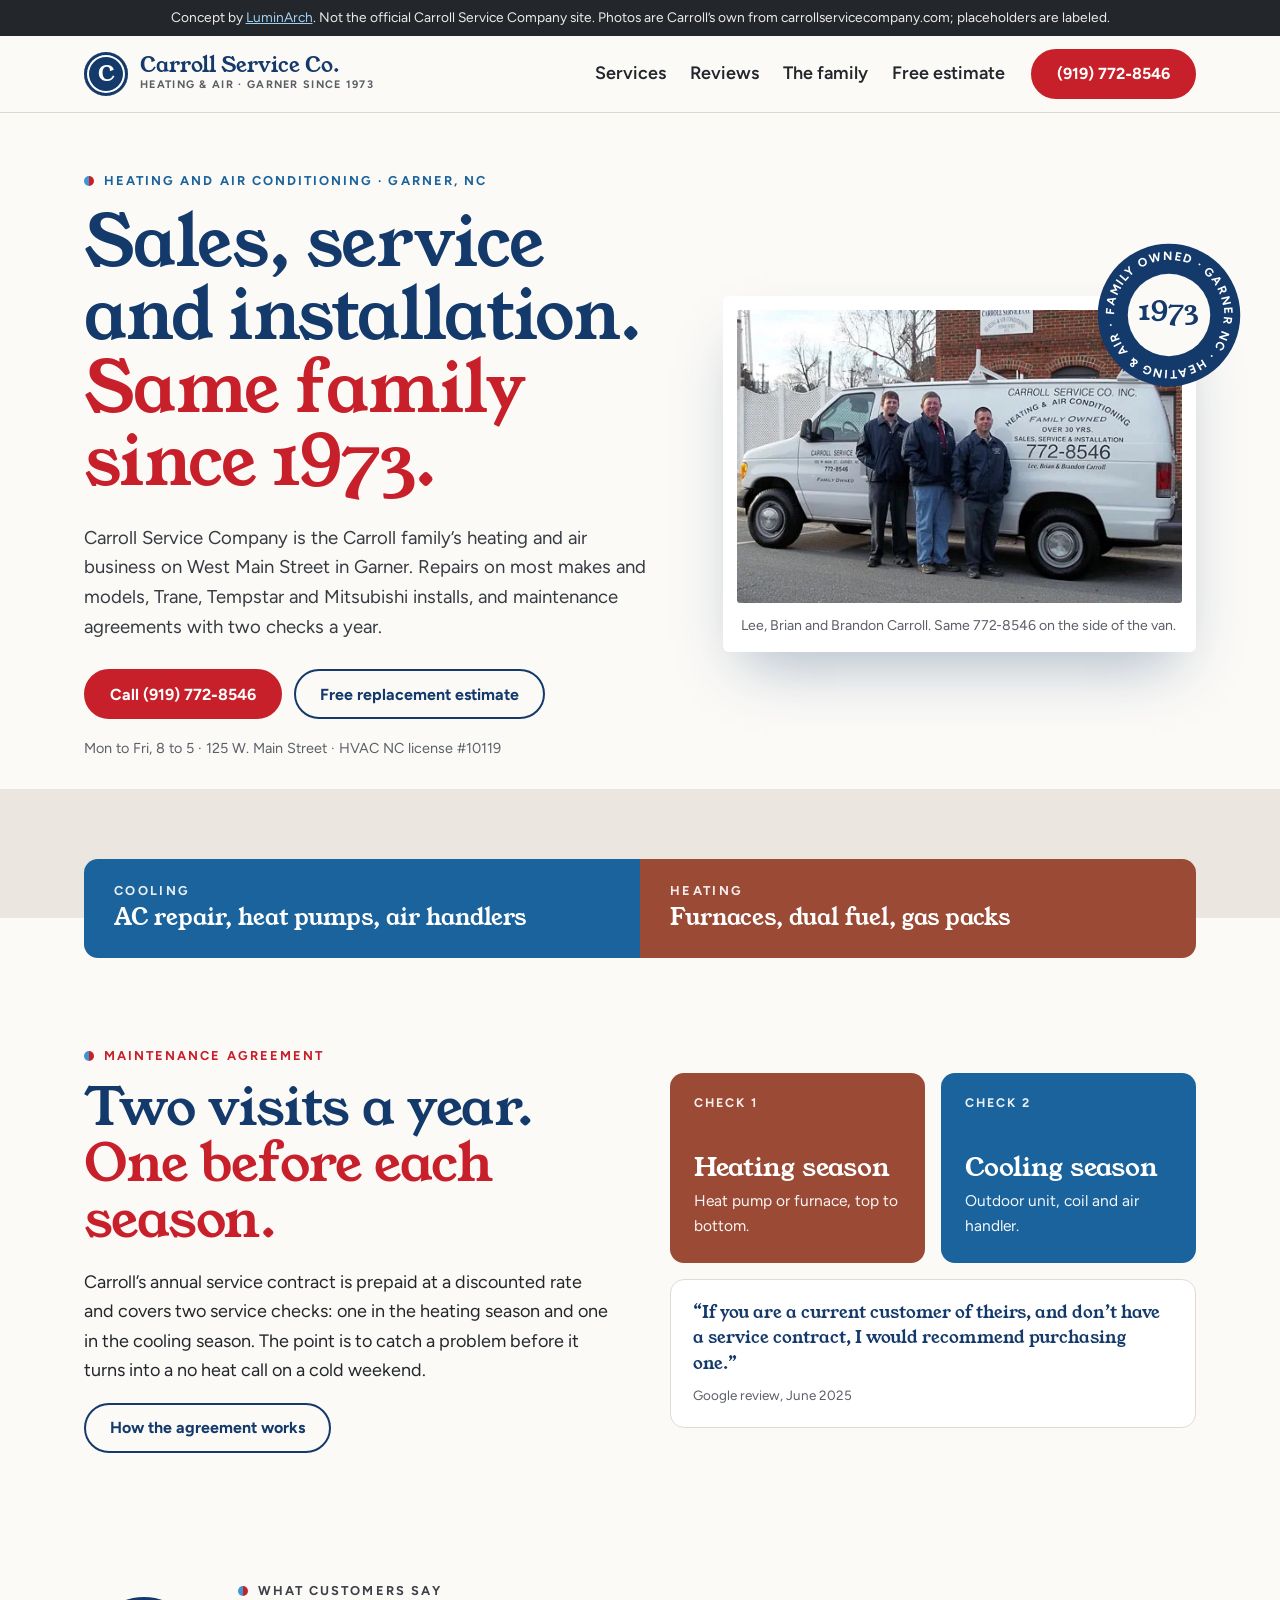
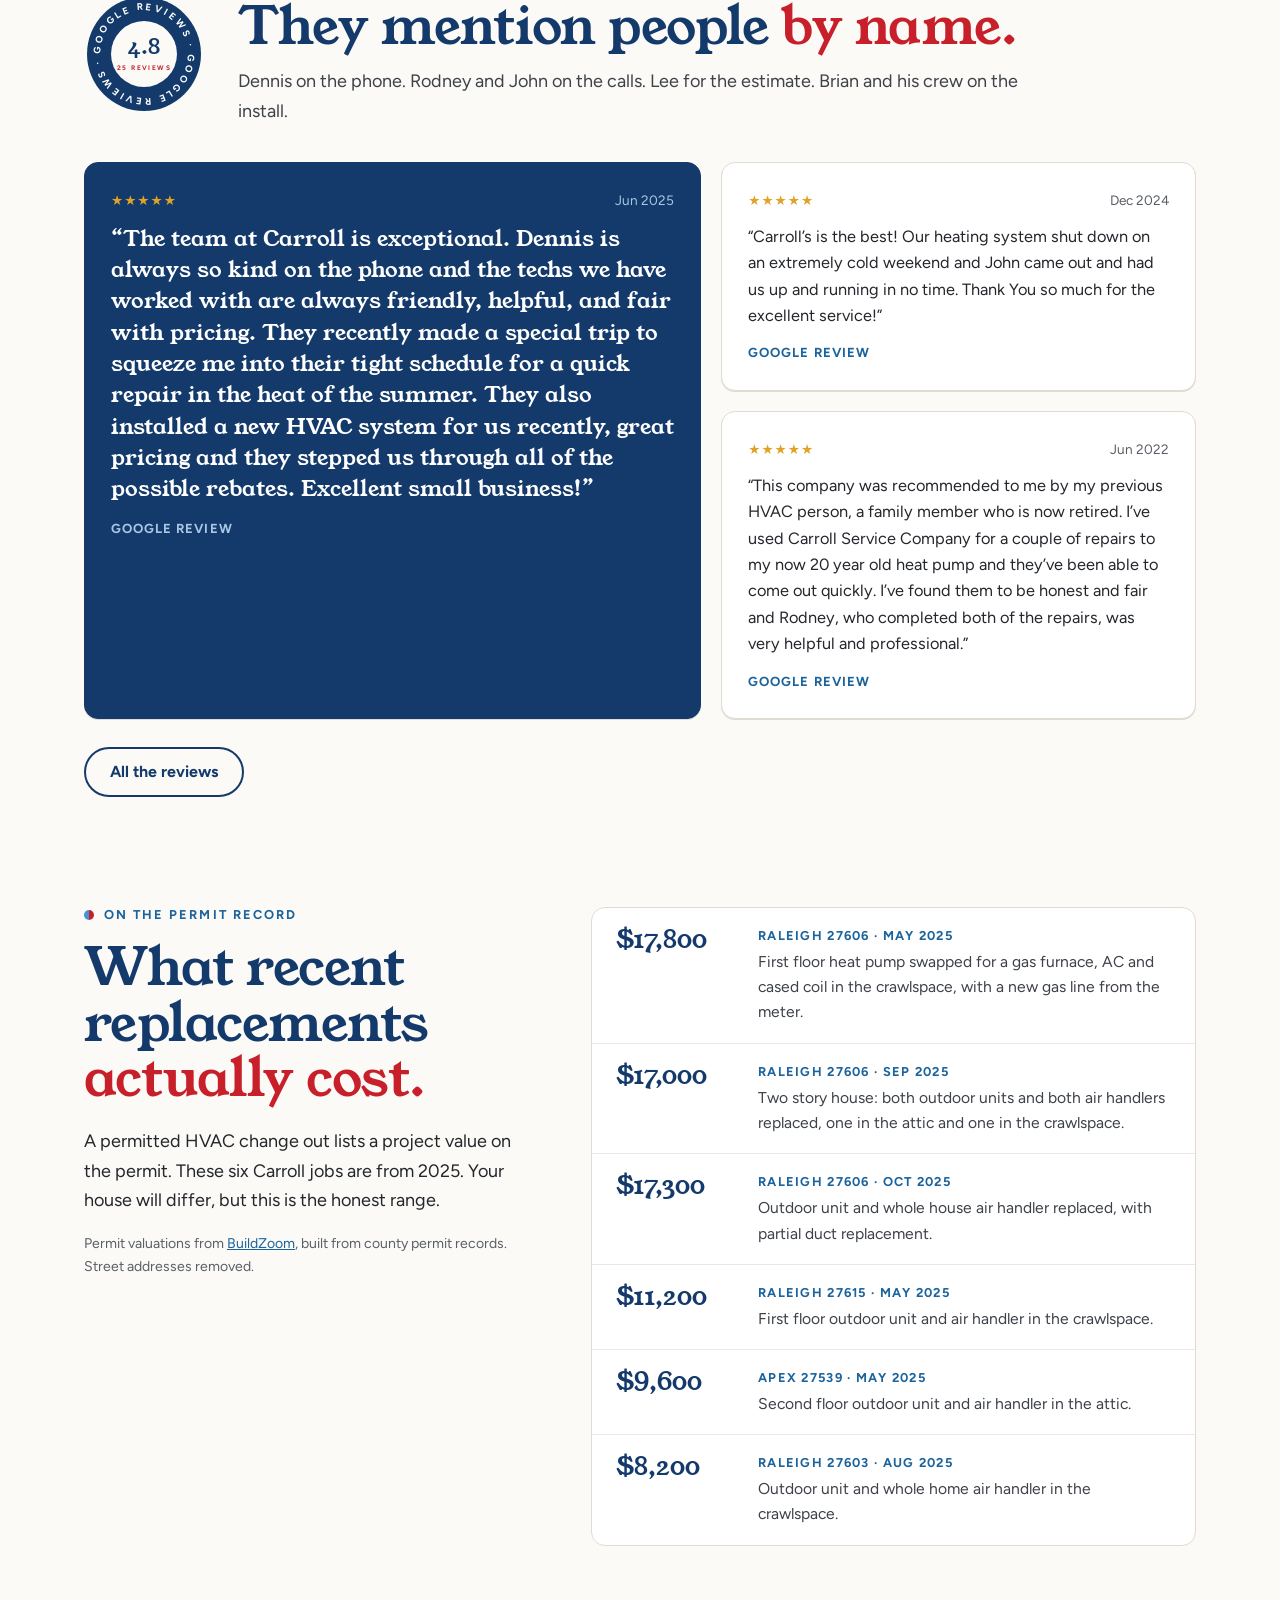
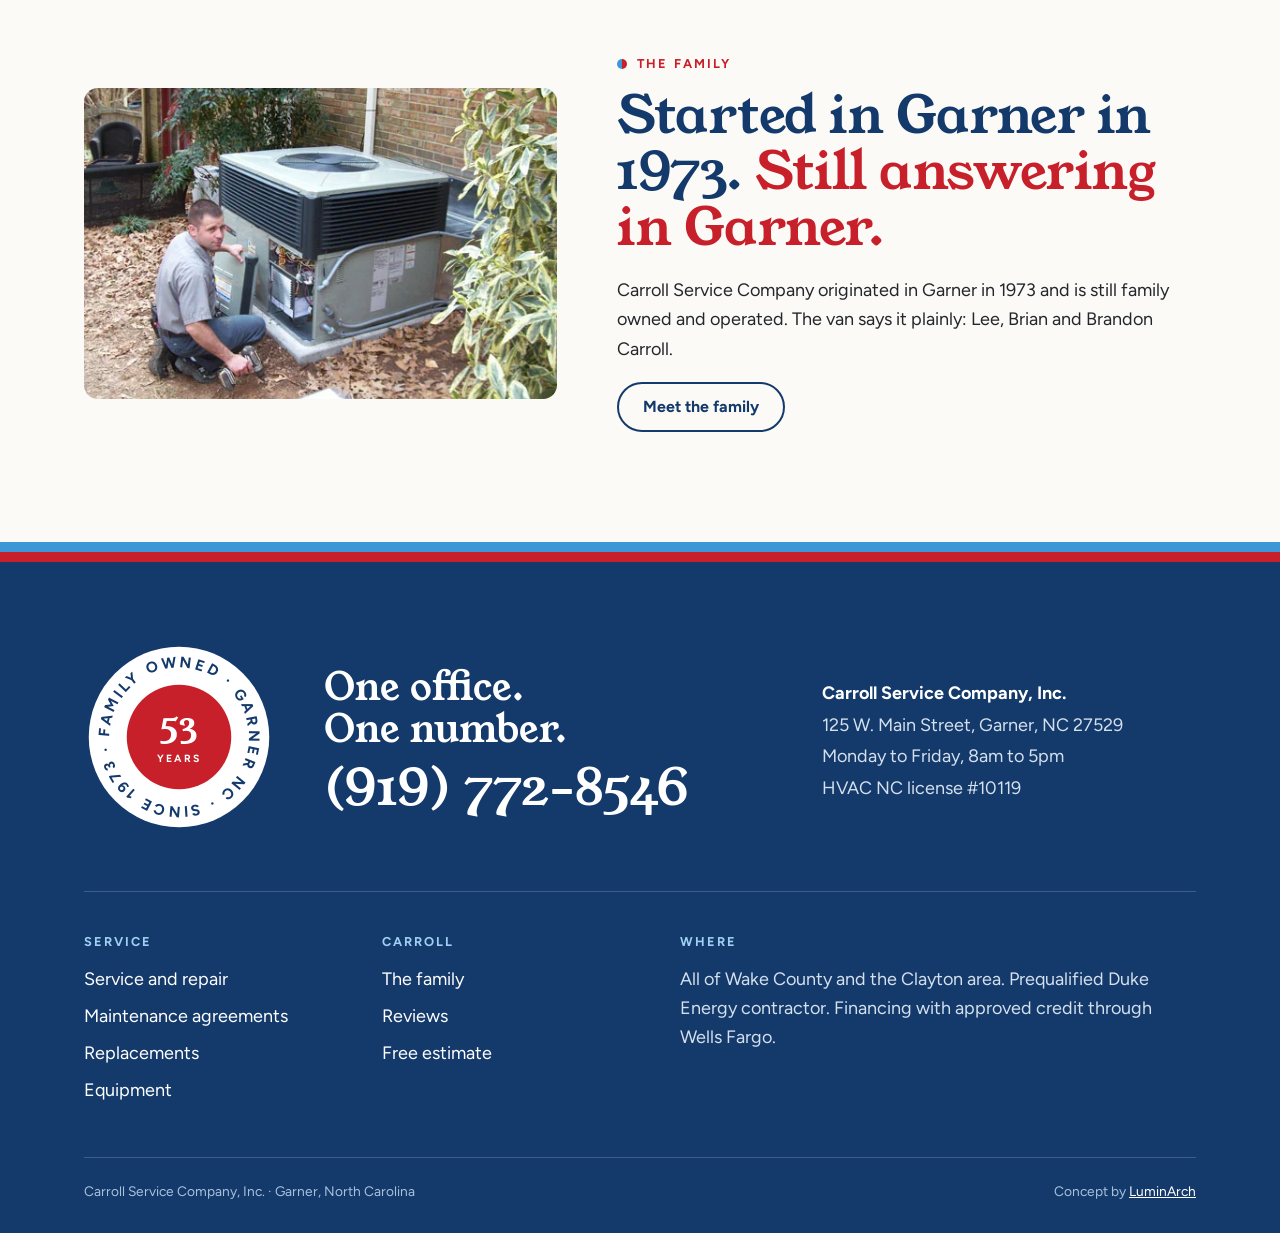
<file: index.html>
<!doctype html><html lang="en" class="no-js"><head><meta charset="utf-8"><meta name="viewport" content="width=device-width,initial-scale=1">
<title>Heating and Air in Garner NC Since 1973 | Carroll Service Co.</title><meta name="description" content="Carroll Service Company is a family owned heating and air company in Garner NC since 1973. Repairs, Trane installs and maintenance plans. Call (919) 772-8546."><link rel="canonical" href="https://carroll-service-company-demo.vercel.app/">
<meta property="og:type" content="website"><meta property="og:site_name" content="Carroll Service Company (concept)"><meta property="og:title" content="Heating and Air in Garner NC Since 1973 | Carroll Service Co."><meta property="og:description" content="Carroll Service Company is a family owned heating and air company in Garner NC since 1973. Repairs, Trane installs and maintenance plans. Call (919) 772-8546."><meta property="og:url" content="https://carroll-service-company-demo.vercel.app/"><meta property="og:image" content="https://carroll-service-company-demo.vercel.app/og.png">
<meta name="twitter:card" content="summary_large_image"><meta name="twitter:title" content="Heating and Air in Garner NC Since 1973 | Carroll Service Co."><meta name="twitter:description" content="Carroll Service Company is a family owned heating and air company in Garner NC since 1973. Repairs, Trane installs and maintenance plans. Call (919) 772-8546."><meta name="twitter:image" content="https://carroll-service-company-demo.vercel.app/og.png">
<meta name="robots" content="noindex, nofollow"><!-- concept demo, not for indexing -->
<meta name="theme-color" content="#143a6b">
<link rel="preconnect" href="https://fonts.googleapis.com"><link rel="preconnect" href="https://fonts.gstatic.com" crossorigin>
<link rel="preload" as="style" href="https://fonts.googleapis.com/css2?family=Figtree:ital,wght@0,400;0,600;0,700;0,800;1,400&family=Young+Serif&display=swap"><link rel="stylesheet" href="https://fonts.googleapis.com/css2?family=Figtree:ital,wght@0,400;0,600;0,700;0,800;1,400&family=Young+Serif&display=swap" media="print" onload="this.media='all'"><noscript><link rel="stylesheet" href="https://fonts.googleapis.com/css2?family=Figtree:ital,wght@0,400;0,600;0,700;0,800;1,400&family=Young+Serif&display=swap"></noscript>
<link rel="stylesheet" href="css/design-system.css"><link rel="stylesheet" href="css/components.css"><link rel="stylesheet" href="css/pages.css">
<link rel="icon" href="data:image/svg+xml,%3Csvg xmlns='http://www.w3.org/2000/svg' viewBox='0 0 32 32'%3E%3Ccircle cx='16' cy='16' r='15' fill='%23143a6b'/%3E%3Ctext x='16' y='22' font-family='Georgia' font-size='17' fill='%23fff' text-anchor='middle'%3EC%3C/text%3E%3C/svg%3E">
<script>document.documentElement.classList.replace('no-js','js-ready')</script><script type="application/ld+json">[{"@context": "https://schema.org", "@type": "HVACBusiness", "name": "Carroll Service Company, Inc.", "url": "https://carrollservicecompany.com", "telephone": "+1-919-772-8546", "foundingDate": "1973", "founder": {"@type": "Person", "name": "Lee Carroll"}, "address": {"@type": "PostalAddress", "streetAddress": "125 W. Main Street", "addressLocality": "Garner", "addressRegion": "NC", "postalCode": "27529", "addressCountry": "US"}, "geo": {"@type": "GeoCoordinates", "latitude": 35.707082, "longitude": -78.606249}, "openingHours": "Mo-Fr 08:00-17:00", "areaServed": ["Wake County, NC", "Clayton, NC"], "aggregateRating": {"@type": "AggregateRating", "ratingValue": "4.8", "reviewCount": "25"}, "image": "https://carroll-service-company-demo.vercel.app/img/carroll-family-van.webp"}, {"@context": "https://schema.org", "@type": "BreadcrumbList", "itemListElement": [{"@type": "ListItem", "position": 1, "name": "Home", "item": "https://carroll-service-company-demo.vercel.app/"}]}]</script></head><body>
<a class="skip" href="#main">Skip to content</a>
<div class="demo-bar">Concept by <a href="https://luminarch.pro">LuminArch</a>. Not the official Carroll Service Company site. Photos are Carroll&rsquo;s own from carrollservicecompany.com; placeholders are labeled.</div>
<header class="top"><div class="wrap nav"><a class="mark" href="index.html"><span class="mk-c" aria-hidden="true">C</span><span><b>Carroll Service Co.</b><small>Heating &amp; Air &middot; Garner since 1973</small></span></a>
<button class="menu-btn" aria-expanded="false" aria-controls="menu">Menu</button><ul id="menu"><li><a href="services.html">Services</a></li><li><a href="reviews.html">Reviews</a></li><li><a href="company.html">The family</a></li><li><a href="contact.html">Free estimate</a></li></ul><a class="btn btn--red btn--call" href="tel:+19197728546"><span class="cl-full">(919) 772&#8209;8546</span><span class="cl-short">Call</span></a></div></header><main id="main">
<section class="mast"><div class="wrap mast-grid">
 <div class="mast-copy rv"><p class="kicker kicker--sky"><span class="k-dot" aria-hidden="true"></span>Heating and air conditioning &middot; Garner, NC</p>
  <h1>Sales, service and installation. <em>Same family since 1973.</em></h1>
  <p class="lede">Carroll Service Company is the Carroll family&rsquo;s heating and air business on West Main Street in Garner. Repairs on most makes and models, Trane, Tempstar and Mitsubishi installs, and maintenance agreements with two checks a year.</p>
  <div class="cta"><a class="btn btn--red" href="tel:+19197728546">Call (919) 772&#8209;8546</a><a class="btn btn--line" href="contact.html">Free replacement estimate</a></div>
  <p class="mast-meta">Mon to Fri, 8 to 5 &middot; 125 W. Main Street &middot; HVAC NC license #10119</p></div>
 <figure class="mast-photo rv"><img src="img/carroll-family-van.webp" alt="Lee, Brian and Brandon Carroll standing beside a Carroll Service Company van" width="505" height="332" fetchpriority="high"><figcaption>Lee, Brian and Brandon Carroll. Same 772&#8209;8546 on the side of the van.</figcaption><span class="seal seal--hero" aria-hidden="true"><svg viewBox="0 0 120 120"><defs><path id="arc2" d="M60,60 m-44,0 a44,44 0 1,1 88,0 a44,44 0 1,1 -88,0"/></defs><circle cx="60" cy="60" r="57" class="s-ring"/><circle cx="60" cy="60" r="33" class="s-core"/><text class="s-arc"><textPath href="#arc2" startOffset="0" textLength="272" lengthAdjust="spacing">FAMILY OWNED &#183; GARNER NC &#183; HEATING &amp; AIR &#183; </textPath></text><text x="60" y="64" class="s-c" text-anchor="middle">1973</text></svg></span></figure>
</div>
<div class="temp"><div class="wrap temp-grid"><a class="t t--cool" href="services.html#repair"><span>Cooling</span><b>AC repair, heat pumps, air handlers</b></a><a class="t t--warm" href="services.html#repair"><span>Heating</span><b>Furnaces, dual fuel, gas packs</b></a></div></div></section>

<section class="agree" aria-labelledby="ag-h"><div class="wrap agree-grid">
 <div class="rv"><p class="kicker kicker--red"><span class="k-dot" aria-hidden="true"></span>Maintenance agreement</p><h2 id="ag-h">Two visits a year. <em>One before each season.</em></h2>
 <p>Carroll&rsquo;s annual service contract is prepaid at a discounted rate and covers two service checks: one in the heating season and one in the cooling season. The point is to catch a problem before it turns into a no heat call on a cold weekend.</p>
 <a class="btn btn--line" href="services.html#agreement">How the agreement works</a></div>
 <div class="seasons rv"><div class="sz sz--fall"><span class="sz-l">Check 1</span><b>Heating season</b><p>Heat pump or furnace, top to bottom.</p></div><div class="sz sz--spring"><span class="sz-l">Check 2</span><b>Cooling season</b><p>Outdoor unit, coil and air handler.</p></div>
 <blockquote class="sz-q"><p>&ldquo;If you are a current customer of theirs, and don&rsquo;t have a service contract, I would recommend purchasing one.&rdquo;</p><footer>Google review, June 2025</footer></blockquote></div>
</div></section>

<section class="voices" aria-labelledby="vo-h"><div class="wrap">
 <div class="voices-head rv"><span class="seal seal--sm" aria-hidden="true"><svg viewBox="0 0 120 120"><defs><path id="arc3" d="M60,60 m-44,0 a44,44 0 1,1 88,0 a44,44 0 1,1 -88,0"/></defs><circle cx="60" cy="60" r="57" class="s-ring"/><circle cx="60" cy="60" r="33" class="s-core"/><text class="s-arc"><textPath href="#arc3" startOffset="0" textLength="272" lengthAdjust="spacing">GOOGLE REVIEWS &#183; GOOGLE REVIEWS &#183; </textPath></text><text x="60" y="60" class="s-c" text-anchor="middle">4.8</text><text x="60" y="76" class="s-sub" text-anchor="middle">25 REVIEWS</text></svg></span><div><p class="kicker "><span class="k-dot" aria-hidden="true"></span>What customers say</p><h2 id="vo-h">They mention people <em>by name.</em></h2><p>Dennis on the phone. Rodney and John on the calls. Lee for the estimate. Brian and his crew on the install.</p></div></div>
 <div class="voices-grid"><blockquote class="rcard rv rcard--lead"><div class="rc-top"><span class="stars" aria-hidden="true">&#9733;&#9733;&#9733;&#9733;&#9733;</span><time datetime="2025-06-25">Jun 2025</time></div><p>&ldquo;The team at Carroll is exceptional. Dennis is always so kind on the phone and the techs we have worked with are always friendly, helpful, and fair with pricing. They recently made a special trip to squeeze me into their tight schedule for a quick repair in the heat of the summer. They also installed a new HVAC system for us recently, great pricing and they stepped us through all of the possible rebates. Excellent small business!&rdquo;</p><footer>Google review</footer></blockquote><blockquote class="rcard rv "><div class="rc-top"><span class="stars" aria-hidden="true">&#9733;&#9733;&#9733;&#9733;&#9733;</span><time datetime="2024-12-02">Dec 2024</time></div><p>&ldquo;Carroll&rsquo;s is the best! Our heating system shut down on an extremely cold weekend and John came out and had us up and running in no time. Thank You so much for the excellent service!&rdquo;</p><footer>Google review</footer></blockquote><blockquote class="rcard rv "><div class="rc-top"><span class="stars" aria-hidden="true">&#9733;&#9733;&#9733;&#9733;&#9733;</span><time datetime="2022-06-22">Jun 2022</time></div><p>&ldquo;This company was recommended to me by my previous HVAC person, a family member who is now retired. I&rsquo;ve used Carroll Service Company for a couple of repairs to my now 20 year old heat pump and they&rsquo;ve been able to come out quickly. I&rsquo;ve found them to be honest and fair and Rodney, who completed both of the repairs, was very helpful and professional.&rdquo;</p><footer>Google review</footer></blockquote></div>
 <a class="btn btn--line rv" href="reviews.html">All the reviews</a>
</div></section>

<section class="record" aria-labelledby="rc-h"><div class="wrap record-grid">
 <div class="rv"><p class="kicker kicker--sky"><span class="k-dot" aria-hidden="true"></span>On the permit record</p><h2 id="rc-h">What recent replacements <em>actually cost.</em></h2>
 <p>A permitted HVAC change out lists a project value on the permit. These six Carroll jobs are from 2025. Your house will differ, but this is the honest range.</p>
 <p class="fine">Permit valuations from <a href="https://www.buildzoom.com/contractor/carroll-service-company-inc" rel="noopener">BuildZoom</a>, built from county permit records. Street addresses removed.</p></div>
 <ol class="jobs rv"><li><span class="j-v">$17,800</span><span class="j-w">Raleigh 27606 &middot; May 2025</span><span class="j-d">First floor heat pump swapped for a gas furnace, AC and cased coil in the crawlspace, with a new gas line from the meter.</span></li><li><span class="j-v">$17,000</span><span class="j-w">Raleigh 27606 &middot; Sep 2025</span><span class="j-d">Two story house: both outdoor units and both air handlers replaced, one in the attic and one in the crawlspace.</span></li><li><span class="j-v">$17,300</span><span class="j-w">Raleigh 27606 &middot; Oct 2025</span><span class="j-d">Outdoor unit and whole house air handler replaced, with partial duct replacement.</span></li><li><span class="j-v">$11,200</span><span class="j-w">Raleigh 27615 &middot; May 2025</span><span class="j-d">First floor outdoor unit and air handler in the crawlspace.</span></li><li><span class="j-v">$9,600</span><span class="j-w">Apex 27539 &middot; May 2025</span><span class="j-d">Second floor outdoor unit and air handler in the attic.</span></li><li><span class="j-v">$8,200</span><span class="j-w">Raleigh 27603 &middot; Aug 2025</span><span class="j-d">Outdoor unit and whole home air handler in the crawlspace.</span></li></ol>
</div></section>

<section class="family" aria-labelledby="fa-h"><div class="wrap family-grid">
 <figure class="rv"><img src="img/install-outdoor-unit.webp" alt="A Carroll technician wiring a new outdoor unit beside a brick house" width="505" height="332" loading="lazy" decoding="async"></figure>
 <div class="rv"><p class="kicker kicker--red"><span class="k-dot" aria-hidden="true"></span>The family</p><h2 id="fa-h">Started in Garner in 1973. <em>Still answering in Garner.</em></h2>
 <p>Carroll Service Company originated in Garner in 1973 and is still family owned and operated. The van says it plainly: Lee, Brian and Brandon Carroll.</p>
 <a class="btn btn--line" href="company.html">Meet the family</a></div>
</div></section></main><footer class="site-foot"><div class="wrap">
<div class="foot-top">
 <div class="ft-seal"><span class="seal seal--lg" aria-hidden="true"><svg viewBox="0 0 120 120"><defs><path id="arc1" d="M60,60 m-44,0 a44,44 0 1,1 88,0 a44,44 0 1,1 -88,0"/></defs><circle cx="60" cy="60" r="57" class="s-ring"/><circle cx="60" cy="60" r="33" class="s-core"/><text class="s-arc"><textPath href="#arc1" startOffset="0" textLength="272" lengthAdjust="spacing">FAMILY OWNED &#183; GARNER NC &#183; SINCE 1973 &#183; </textPath></text><text x="60" y="60" class="s-c" text-anchor="middle">53</text><text x="60" y="76" class="s-sub" text-anchor="middle">YEARS</text></svg></span></div>
 <div><p class="foot-h">One office.<br>One number.</p><a class="foot-num" href="tel:+19197728546">(919) 772&#8209;8546</a></div>
 <address><b>Carroll Service Company, Inc.</b><br>125 W. Main Street, Garner, NC 27529<br>Monday to Friday, 8am to 5pm<br>HVAC NC license #10119</address>
</div>
<div class="foot-grid">
 <div><h2>Service</h2><ul><li><a href="services.html#repair">Service and repair</a></li><li><a href="services.html#agreement">Maintenance agreements</a></li><li><a href="services.html#replace">Replacements</a></li><li><a href="services.html#equipment">Equipment</a></li></ul></div>
 <div><h2>Carroll</h2><ul><li><a href="company.html">The family</a></li><li><a href="reviews.html">Reviews</a></li><li><a href="contact.html">Free estimate</a></li></ul></div>
 <div><h2>Where</h2><p>All of Wake County and the Clayton area. Prequalified Duke Energy contractor. Financing with approved credit through Wells Fargo.</p></div>
</div>
<div class="foot-row"><span>Carroll Service Company, Inc. &middot; Garner, North Carolina</span><span>Concept by <a href="https://luminarch.pro">LuminArch</a></span></div></div></footer>
<script src="js/main.js"></script></body></html>
</file>
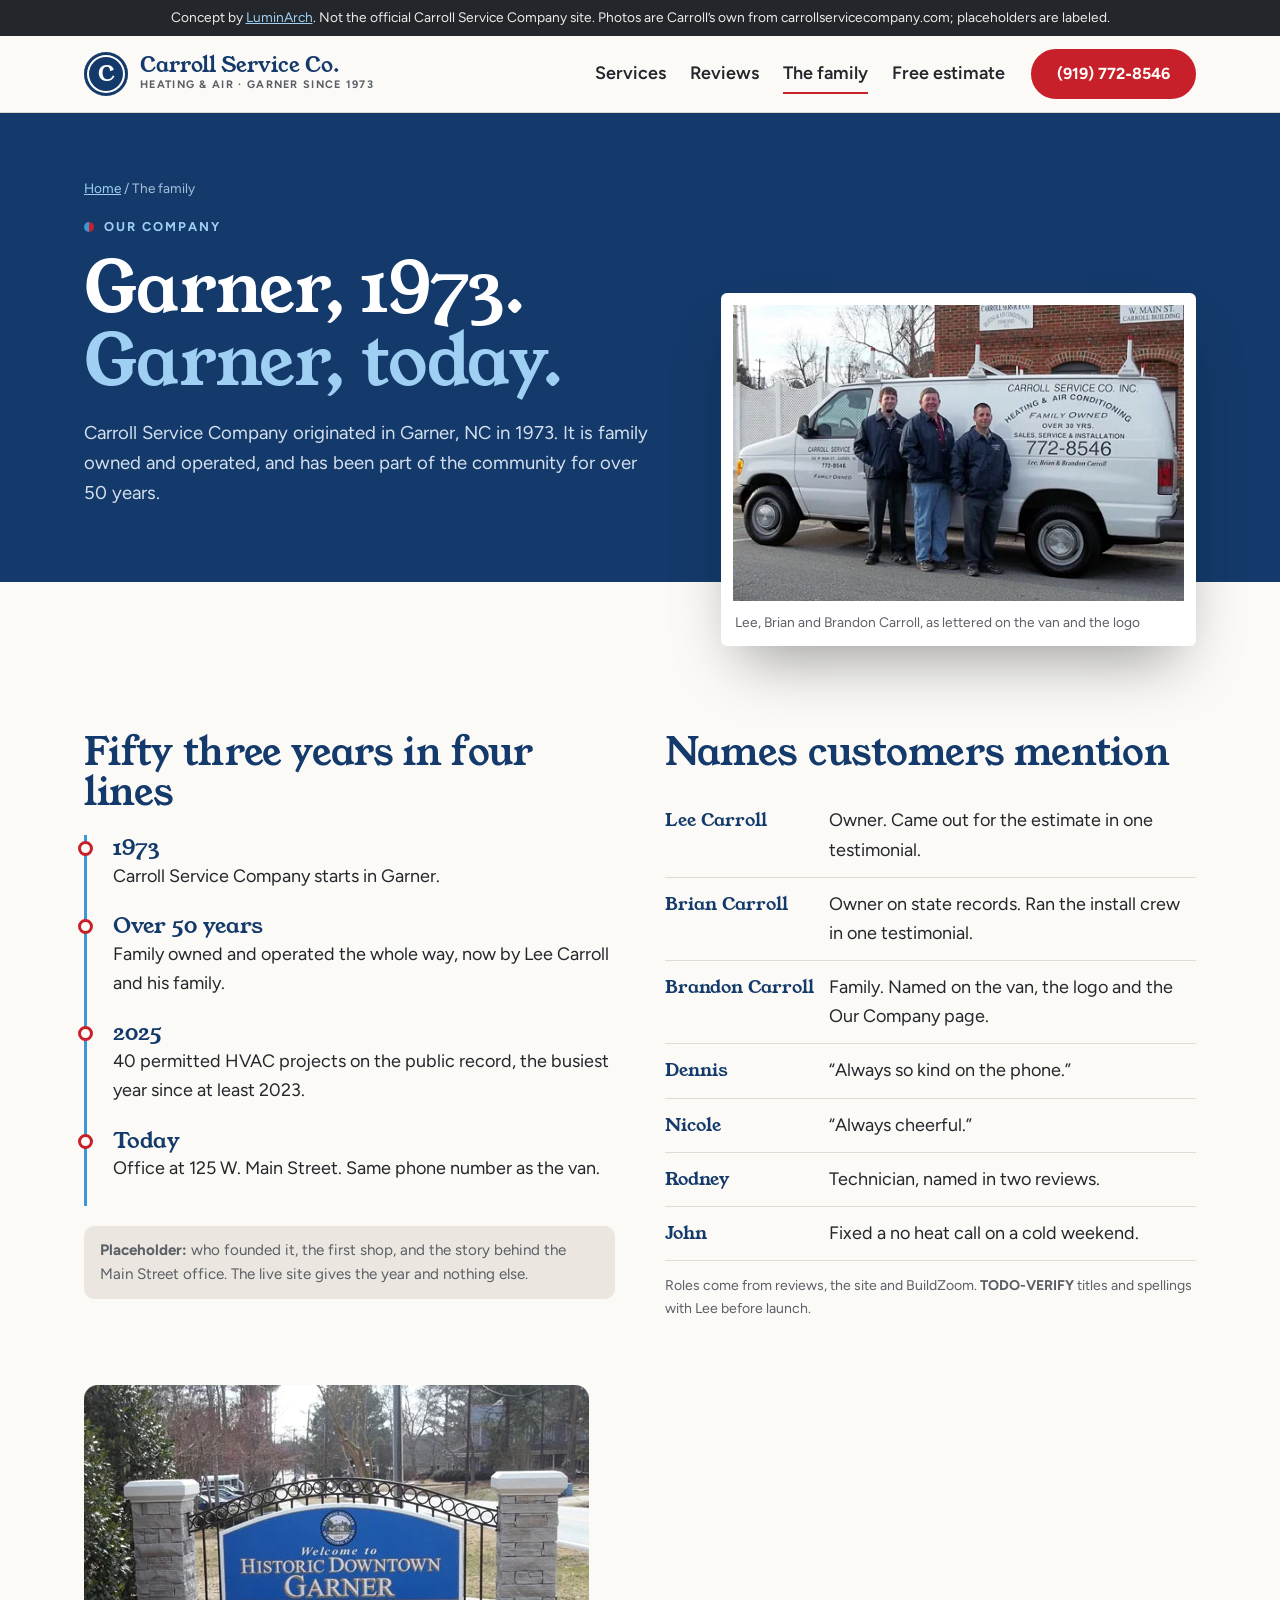
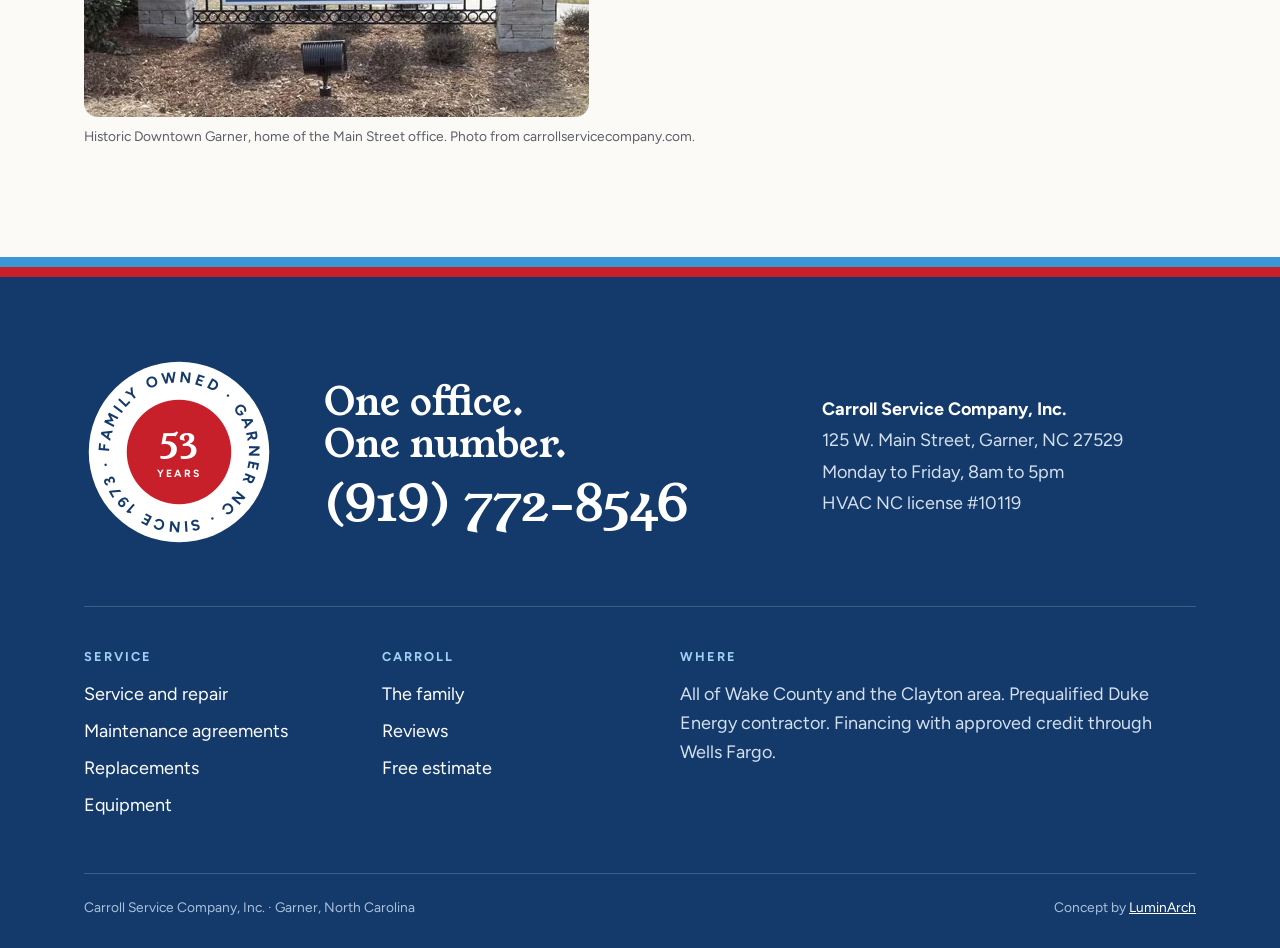
<file: company.html>
<!doctype html><html lang="en" class="no-js"><head><meta charset="utf-8"><meta name="viewport" content="width=device-width,initial-scale=1">
<title>The Carroll Family, Garner Heating and Air Since 1973</title><meta name="description" content="Carroll Service Company began in Garner in 1973 and is still family owned and operated by the Carrolls. Meet the family and the team customers mention by name."><link rel="canonical" href="https://carroll-service-company-demo.vercel.app/company.html">
<meta property="og:type" content="website"><meta property="og:site_name" content="Carroll Service Company (concept)"><meta property="og:title" content="The Carroll Family, Garner Heating and Air Since 1973"><meta property="og:description" content="Carroll Service Company began in Garner in 1973 and is still family owned and operated by the Carrolls. Meet the family and the team customers mention by name."><meta property="og:url" content="https://carroll-service-company-demo.vercel.app/company.html"><meta property="og:image" content="https://carroll-service-company-demo.vercel.app/og.png">
<meta name="twitter:card" content="summary_large_image"><meta name="twitter:title" content="The Carroll Family, Garner Heating and Air Since 1973"><meta name="twitter:description" content="Carroll Service Company began in Garner in 1973 and is still family owned and operated by the Carrolls. Meet the family and the team customers mention by name."><meta name="twitter:image" content="https://carroll-service-company-demo.vercel.app/og.png">
<meta name="robots" content="noindex, nofollow"><!-- concept demo, not for indexing -->
<meta name="theme-color" content="#143a6b">
<link rel="preconnect" href="https://fonts.googleapis.com"><link rel="preconnect" href="https://fonts.gstatic.com" crossorigin>
<link rel="preload" as="style" href="https://fonts.googleapis.com/css2?family=Figtree:ital,wght@0,400;0,600;0,700;0,800;1,400&family=Young+Serif&display=swap"><link rel="stylesheet" href="https://fonts.googleapis.com/css2?family=Figtree:ital,wght@0,400;0,600;0,700;0,800;1,400&family=Young+Serif&display=swap" media="print" onload="this.media='all'"><noscript><link rel="stylesheet" href="https://fonts.googleapis.com/css2?family=Figtree:ital,wght@0,400;0,600;0,700;0,800;1,400&family=Young+Serif&display=swap"></noscript>
<link rel="stylesheet" href="css/design-system.css"><link rel="stylesheet" href="css/components.css"><link rel="stylesheet" href="css/pages.css">
<link rel="icon" href="data:image/svg+xml,%3Csvg xmlns='http://www.w3.org/2000/svg' viewBox='0 0 32 32'%3E%3Ccircle cx='16' cy='16' r='15' fill='%23143a6b'/%3E%3Ctext x='16' y='22' font-family='Georgia' font-size='17' fill='%23fff' text-anchor='middle'%3EC%3C/text%3E%3C/svg%3E">
<script>document.documentElement.classList.replace('no-js','js-ready')</script><script type="application/ld+json">[{"@context": "https://schema.org", "@type": "HVACBusiness", "name": "Carroll Service Company, Inc.", "url": "https://carrollservicecompany.com", "telephone": "+1-919-772-8546", "foundingDate": "1973", "founder": {"@type": "Person", "name": "Lee Carroll"}, "address": {"@type": "PostalAddress", "streetAddress": "125 W. Main Street", "addressLocality": "Garner", "addressRegion": "NC", "postalCode": "27529", "addressCountry": "US"}, "geo": {"@type": "GeoCoordinates", "latitude": 35.707082, "longitude": -78.606249}, "openingHours": "Mo-Fr 08:00-17:00", "areaServed": ["Wake County, NC", "Clayton, NC"], "aggregateRating": {"@type": "AggregateRating", "ratingValue": "4.8", "reviewCount": "25"}, "image": "https://carroll-service-company-demo.vercel.app/img/carroll-family-van.webp"}, {"@context": "https://schema.org", "@type": "BreadcrumbList", "itemListElement": [{"@type": "ListItem", "position": 1, "name": "Home", "item": "https://carroll-service-company-demo.vercel.app/"}, {"@type": "ListItem", "position": 2, "name": "The family", "item": "https://carroll-service-company-demo.vercel.app/company.html"}]}]</script></head><body>
<a class="skip" href="#main">Skip to content</a>
<div class="demo-bar">Concept by <a href="https://luminarch.pro">LuminArch</a>. Not the official Carroll Service Company site. Photos are Carroll&rsquo;s own from carrollservicecompany.com; placeholders are labeled.</div>
<header class="top"><div class="wrap nav"><a class="mark" href="index.html"><span class="mk-c" aria-hidden="true">C</span><span><b>Carroll Service Co.</b><small>Heating &amp; Air &middot; Garner since 1973</small></span></a>
<button class="menu-btn" aria-expanded="false" aria-controls="menu">Menu</button><ul id="menu"><li><a href="services.html">Services</a></li><li><a href="reviews.html">Reviews</a></li><li><a href="company.html" aria-current="page">The family</a></li><li><a href="contact.html">Free estimate</a></li></ul><a class="btn btn--red btn--call" href="tel:+19197728546"><span class="cl-full">(919) 772&#8209;8546</span><span class="cl-short">Call</span></a></div></header><main id="main">
<section class="page-head page-head--navy"><div class="wrap co-head"><div class="rv"><p class="crumbs"><a href="index.html">Home</a> / The family</p><p class="kicker kicker--sky"><span class="k-dot" aria-hidden="true"></span>Our company</p><h1>Garner, 1973. <em>Garner, today.</em></h1>
<p class="lede">Carroll Service Company originated in Garner, NC in 1973. It is family owned and operated, and has been part of the community for over 50 years.</p></div>
<figure class="co-photo rv"><img src="img/carroll-family-van.webp" alt="The Carroll family beside their lettered service van" width="505" height="332" loading="lazy" decoding="async"><figcaption>Lee, Brian and Brandon Carroll, as lettered on the van and the logo</figcaption></figure></div></section>
<div class="wrap co">
<section class="timeline rv" aria-labelledby="tl-h"><h2 id="tl-h">Fifty three years in four lines</h2><ol><li><b>1973</b><span>Carroll Service Company starts in Garner.</span></li><li><b>Over 50 years</b><span>Family owned and operated the whole way, now by Lee Carroll and his family.</span></li><li><b>2025</b><span>40 permitted HVAC projects on the public record, the busiest year since at least 2023.</span></li><li><b>Today</b><span>Office at 125 W. Main Street. Same phone number as the van.</span></li></ol>
<p class="note"><strong>Placeholder:</strong> who founded it, the first shop, and the story behind the Main Street office. The live site gives the year and nothing else.</p></section>
<section class="team rv" aria-labelledby="tm-h"><h2 id="tm-h">Names customers mention</h2><ul><li><b>Lee Carroll</b><span>Owner. Came out for the estimate in one testimonial.</span></li><li><b>Brian Carroll</b><span>Owner on state records. Ran the install crew in one testimonial.</span></li><li><b>Brandon Carroll</b><span>Family. Named on the van, the logo and the Our Company page.</span></li><li><b>Dennis</b><span>&ldquo;Always so kind on the phone.&rdquo;</span></li><li><b>Nicole</b><span>&ldquo;Always cheerful.&rdquo;</span></li><li><b>Rodney</b><span>Technician, named in two reviews.</span></li><li><b>John</b><span>Fixed a no heat call on a cold weekend.</span></li></ul>
<p class="fine">Roles come from reviews, the site and BuildZoom. <strong>TODO-VERIFY</strong> titles and spellings with Lee before launch.</p></section>
<figure class="garner rv"><img src="img/historic-downtown-garner.webp" alt="The Welcome to Historic Downtown Garner sign" width="505" height="332" loading="lazy" decoding="async"><figcaption>Historic Downtown Garner, home of the Main Street office. Photo from carrollservicecompany.com.</figcaption></figure>
</div></main><footer class="site-foot"><div class="wrap">
<div class="foot-top">
 <div class="ft-seal"><span class="seal seal--lg" aria-hidden="true"><svg viewBox="0 0 120 120"><defs><path id="arc1" d="M60,60 m-44,0 a44,44 0 1,1 88,0 a44,44 0 1,1 -88,0"/></defs><circle cx="60" cy="60" r="57" class="s-ring"/><circle cx="60" cy="60" r="33" class="s-core"/><text class="s-arc"><textPath href="#arc1" startOffset="0" textLength="272" lengthAdjust="spacing">FAMILY OWNED &#183; GARNER NC &#183; SINCE 1973 &#183; </textPath></text><text x="60" y="60" class="s-c" text-anchor="middle">53</text><text x="60" y="76" class="s-sub" text-anchor="middle">YEARS</text></svg></span></div>
 <div><p class="foot-h">One office.<br>One number.</p><a class="foot-num" href="tel:+19197728546">(919) 772&#8209;8546</a></div>
 <address><b>Carroll Service Company, Inc.</b><br>125 W. Main Street, Garner, NC 27529<br>Monday to Friday, 8am to 5pm<br>HVAC NC license #10119</address>
</div>
<div class="foot-grid">
 <div><h2>Service</h2><ul><li><a href="services.html#repair">Service and repair</a></li><li><a href="services.html#agreement">Maintenance agreements</a></li><li><a href="services.html#replace">Replacements</a></li><li><a href="services.html#equipment">Equipment</a></li></ul></div>
 <div><h2>Carroll</h2><ul><li><a href="company.html">The family</a></li><li><a href="reviews.html">Reviews</a></li><li><a href="contact.html">Free estimate</a></li></ul></div>
 <div><h2>Where</h2><p>All of Wake County and the Clayton area. Prequalified Duke Energy contractor. Financing with approved credit through Wells Fargo.</p></div>
</div>
<div class="foot-row"><span>Carroll Service Company, Inc. &middot; Garner, North Carolina</span><span>Concept by <a href="https://luminarch.pro">LuminArch</a></span></div></div></footer>
<script src="js/main.js"></script></body></html>
</file>
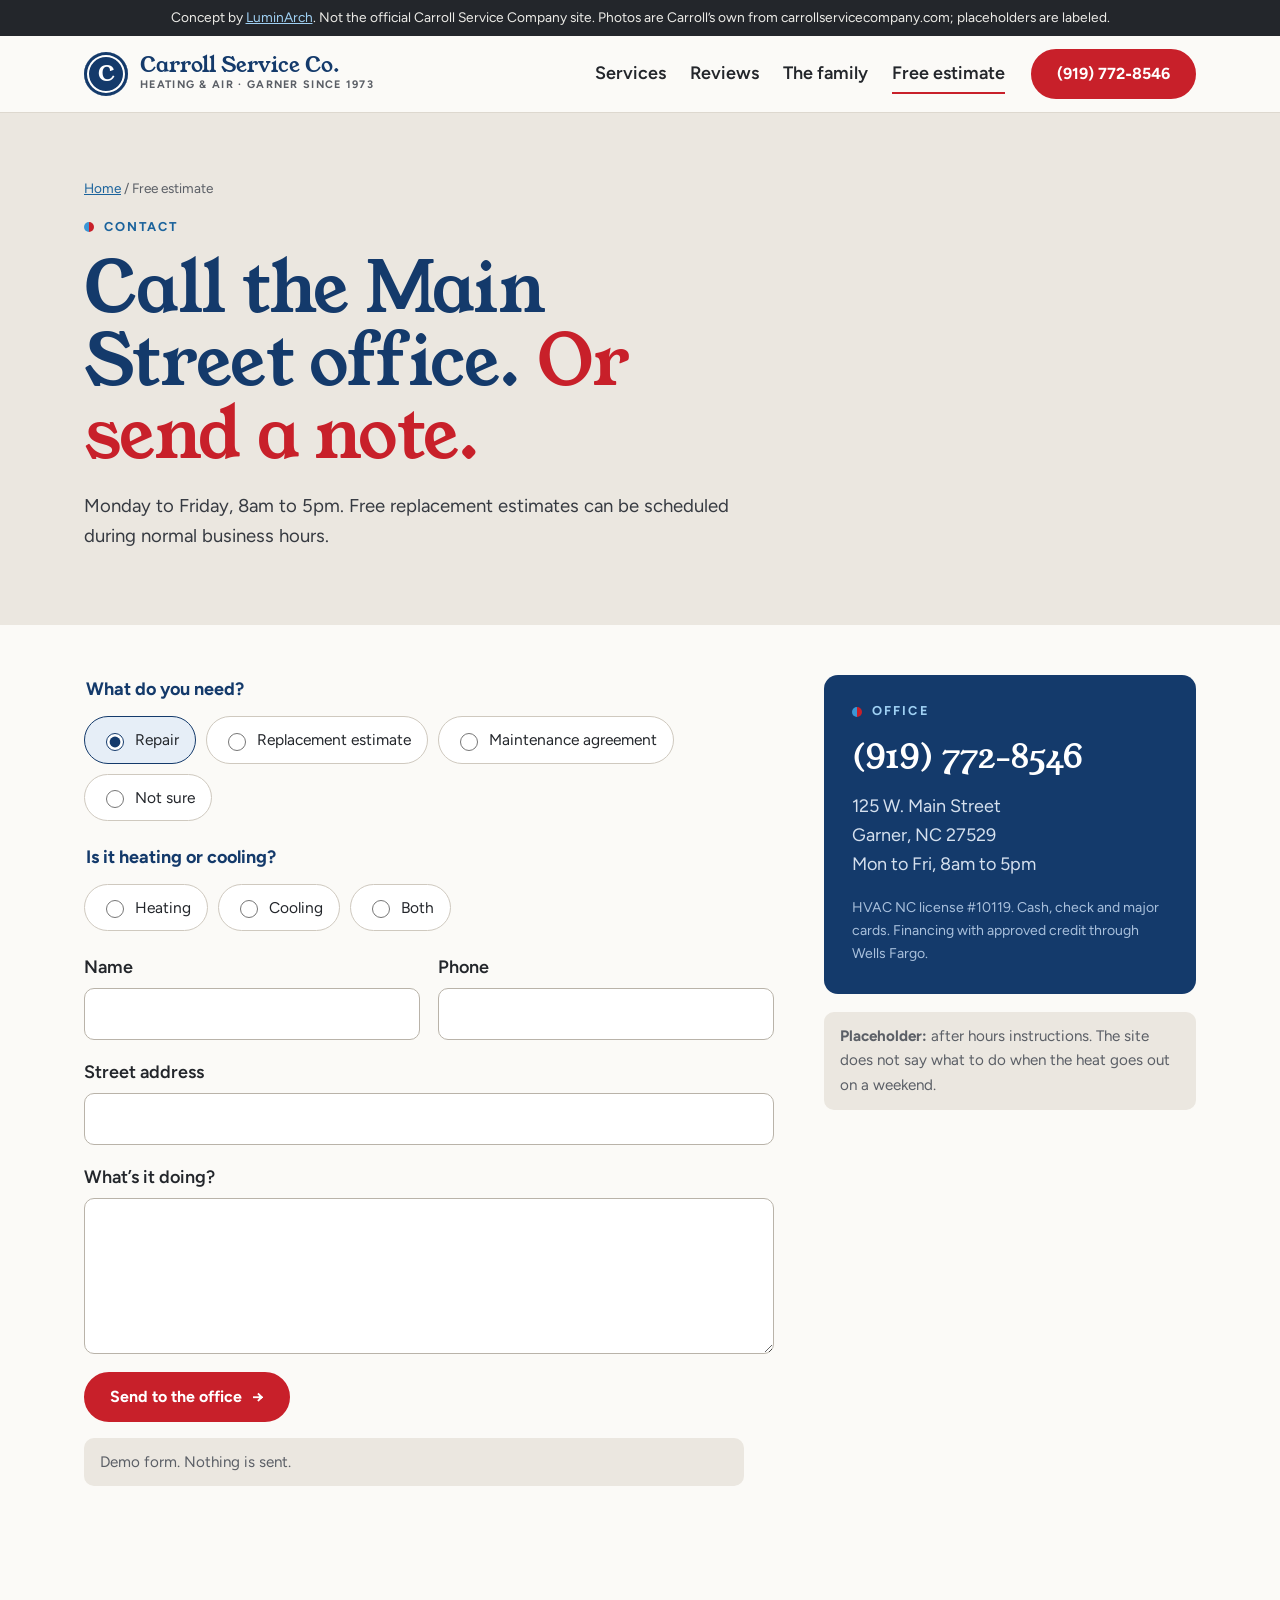
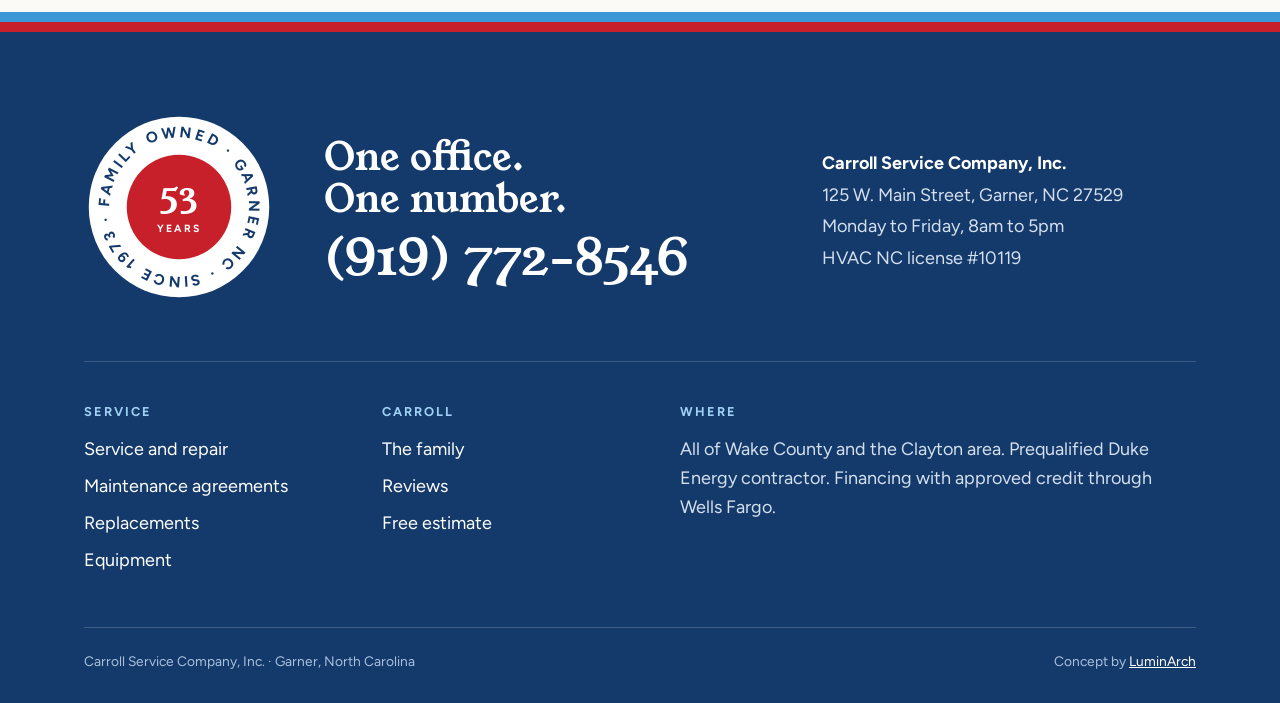
<file: contact.html>
<!doctype html><html lang="en" class="no-js"><head><meta charset="utf-8"><meta name="viewport" content="width=device-width,initial-scale=1">
<title>Free HVAC Replacement Estimate in Garner | Carroll Service Co.</title><meta name="description" content="Book a free HVAC replacement estimate or a service call with Carroll Service Company in Garner. Call (919) 772-8546, Monday to Friday 8 to 5. Wells Fargo financing."><link rel="canonical" href="https://carroll-service-company-demo.vercel.app/contact.html">
<meta property="og:type" content="website"><meta property="og:site_name" content="Carroll Service Company (concept)"><meta property="og:title" content="Free HVAC Replacement Estimate in Garner | Carroll Service Co."><meta property="og:description" content="Book a free HVAC replacement estimate or a service call with Carroll Service Company in Garner. Call (919) 772-8546, Monday to Friday 8 to 5. Wells Fargo financing."><meta property="og:url" content="https://carroll-service-company-demo.vercel.app/contact.html"><meta property="og:image" content="https://carroll-service-company-demo.vercel.app/og.png">
<meta name="twitter:card" content="summary_large_image"><meta name="twitter:title" content="Free HVAC Replacement Estimate in Garner | Carroll Service Co."><meta name="twitter:description" content="Book a free HVAC replacement estimate or a service call with Carroll Service Company in Garner. Call (919) 772-8546, Monday to Friday 8 to 5. Wells Fargo financing."><meta name="twitter:image" content="https://carroll-service-company-demo.vercel.app/og.png">
<meta name="robots" content="noindex, nofollow"><!-- concept demo, not for indexing -->
<meta name="theme-color" content="#143a6b">
<link rel="preconnect" href="https://fonts.googleapis.com"><link rel="preconnect" href="https://fonts.gstatic.com" crossorigin>
<link rel="preload" as="style" href="https://fonts.googleapis.com/css2?family=Figtree:ital,wght@0,400;0,600;0,700;0,800;1,400&family=Young+Serif&display=swap"><link rel="stylesheet" href="https://fonts.googleapis.com/css2?family=Figtree:ital,wght@0,400;0,600;0,700;0,800;1,400&family=Young+Serif&display=swap" media="print" onload="this.media='all'"><noscript><link rel="stylesheet" href="https://fonts.googleapis.com/css2?family=Figtree:ital,wght@0,400;0,600;0,700;0,800;1,400&family=Young+Serif&display=swap"></noscript>
<link rel="stylesheet" href="css/design-system.css"><link rel="stylesheet" href="css/components.css"><link rel="stylesheet" href="css/pages.css">
<link rel="icon" href="data:image/svg+xml,%3Csvg xmlns='http://www.w3.org/2000/svg' viewBox='0 0 32 32'%3E%3Ccircle cx='16' cy='16' r='15' fill='%23143a6b'/%3E%3Ctext x='16' y='22' font-family='Georgia' font-size='17' fill='%23fff' text-anchor='middle'%3EC%3C/text%3E%3C/svg%3E">
<script>document.documentElement.classList.replace('no-js','js-ready')</script><script type="application/ld+json">[{"@context": "https://schema.org", "@type": "HVACBusiness", "name": "Carroll Service Company, Inc.", "url": "https://carrollservicecompany.com", "telephone": "+1-919-772-8546", "foundingDate": "1973", "founder": {"@type": "Person", "name": "Lee Carroll"}, "address": {"@type": "PostalAddress", "streetAddress": "125 W. Main Street", "addressLocality": "Garner", "addressRegion": "NC", "postalCode": "27529", "addressCountry": "US"}, "geo": {"@type": "GeoCoordinates", "latitude": 35.707082, "longitude": -78.606249}, "openingHours": "Mo-Fr 08:00-17:00", "areaServed": ["Wake County, NC", "Clayton, NC"], "aggregateRating": {"@type": "AggregateRating", "ratingValue": "4.8", "reviewCount": "25"}, "image": "https://carroll-service-company-demo.vercel.app/img/carroll-family-van.webp"}, {"@context": "https://schema.org", "@type": "BreadcrumbList", "itemListElement": [{"@type": "ListItem", "position": 1, "name": "Home", "item": "https://carroll-service-company-demo.vercel.app/"}, {"@type": "ListItem", "position": 2, "name": "Free estimate", "item": "https://carroll-service-company-demo.vercel.app/contact.html"}]}]</script></head><body>
<a class="skip" href="#main">Skip to content</a>
<div class="demo-bar">Concept by <a href="https://luminarch.pro">LuminArch</a>. Not the official Carroll Service Company site. Photos are Carroll&rsquo;s own from carrollservicecompany.com; placeholders are labeled.</div>
<header class="top"><div class="wrap nav"><a class="mark" href="index.html"><span class="mk-c" aria-hidden="true">C</span><span><b>Carroll Service Co.</b><small>Heating &amp; Air &middot; Garner since 1973</small></span></a>
<button class="menu-btn" aria-expanded="false" aria-controls="menu">Menu</button><ul id="menu"><li><a href="services.html">Services</a></li><li><a href="reviews.html">Reviews</a></li><li><a href="company.html">The family</a></li><li><a href="contact.html" aria-current="page">Free estimate</a></li></ul><a class="btn btn--red btn--call" href="tel:+19197728546"><span class="cl-full">(919) 772&#8209;8546</span><span class="cl-short">Call</span></a></div></header><main id="main">
<section class="page-head"><div class="wrap rv"><p class="crumbs"><a href="index.html">Home</a> / Free estimate</p><p class="kicker kicker--sky"><span class="k-dot" aria-hidden="true"></span>Contact</p><h1>Call the Main Street office. <em>Or send a note.</em></h1><p class="lede">Monday to Friday, 8am to 5pm. Free replacement estimates can be scheduled during normal business hours.</p></div></section>
<div class="wrap est-grid">
<form id="qform" class="rv" novalidate>
<fieldset><legend>What do you need?</legend><div class="chips-in"><label><input type="radio" name="need" value="Repair" checked> Repair</label><label><input type="radio" name="need" value="Replacement estimate"> Replacement estimate</label><label><input type="radio" name="need" value="Maintenance agreement"> Maintenance agreement</label><label><input type="radio" name="need" value="Not sure"> Not sure</label></div></fieldset>
<fieldset><legend>Is it heating or cooling?</legend><div class="chips-in"><label><input type="radio" name="mode" value="Heating"> Heating</label><label><input type="radio" name="mode" value="Cooling"> Cooling</label><label><input type="radio" name="mode" value="Both"> Both</label></div></fieldset>
<div class="two"><div class="field"><label for="n">Name</label><input id="n" name="name" autocomplete="name" required></div><div class="field"><label for="p">Phone</label><input id="p" name="tel" type="tel" autocomplete="tel" required></div></div>
<div class="field"><label for="a">Street address</label><input id="a" name="address" autocomplete="street-address"></div>
<div class="field"><label for="m">What&rsquo;s it doing?</label><textarea id="m" name="msg" rows="5"></textarea></div>
<button class="btn btn--red" type="submit">Send to the office <span aria-hidden="true">&rarr;</span></button>
<p class="note" id="qmsg" role="status">Demo form. Nothing is sent.</p></form>
<aside class="rv"><div class="card"><p class="kicker kicker--sky"><span class="k-dot" aria-hidden="true"></span>Office</p><a class="phone" href="tel:+19197728546">(919) 772&#8209;8546</a><p>125 W. Main Street<br>Garner, NC 27529<br>Mon to Fri, 8am to 5pm</p><p class="fine">HVAC NC license #10119. Cash, check and major cards. Financing with approved credit through Wells Fargo.</p></div>
<p class="note"><strong>Placeholder:</strong> after hours instructions. The site does not say what to do when the heat goes out on a weekend.</p></aside>
</div></main><footer class="site-foot"><div class="wrap">
<div class="foot-top">
 <div class="ft-seal"><span class="seal seal--lg" aria-hidden="true"><svg viewBox="0 0 120 120"><defs><path id="arc1" d="M60,60 m-44,0 a44,44 0 1,1 88,0 a44,44 0 1,1 -88,0"/></defs><circle cx="60" cy="60" r="57" class="s-ring"/><circle cx="60" cy="60" r="33" class="s-core"/><text class="s-arc"><textPath href="#arc1" startOffset="0" textLength="272" lengthAdjust="spacing">FAMILY OWNED &#183; GARNER NC &#183; SINCE 1973 &#183; </textPath></text><text x="60" y="60" class="s-c" text-anchor="middle">53</text><text x="60" y="76" class="s-sub" text-anchor="middle">YEARS</text></svg></span></div>
 <div><p class="foot-h">One office.<br>One number.</p><a class="foot-num" href="tel:+19197728546">(919) 772&#8209;8546</a></div>
 <address><b>Carroll Service Company, Inc.</b><br>125 W. Main Street, Garner, NC 27529<br>Monday to Friday, 8am to 5pm<br>HVAC NC license #10119</address>
</div>
<div class="foot-grid">
 <div><h2>Service</h2><ul><li><a href="services.html#repair">Service and repair</a></li><li><a href="services.html#agreement">Maintenance agreements</a></li><li><a href="services.html#replace">Replacements</a></li><li><a href="services.html#equipment">Equipment</a></li></ul></div>
 <div><h2>Carroll</h2><ul><li><a href="company.html">The family</a></li><li><a href="reviews.html">Reviews</a></li><li><a href="contact.html">Free estimate</a></li></ul></div>
 <div><h2>Where</h2><p>All of Wake County and the Clayton area. Prequalified Duke Energy contractor. Financing with approved credit through Wells Fargo.</p></div>
</div>
<div class="foot-row"><span>Carroll Service Company, Inc. &middot; Garner, North Carolina</span><span>Concept by <a href="https://luminarch.pro">LuminArch</a></span></div></div></footer>
<script src="js/main.js"></script></body></html>
</file>
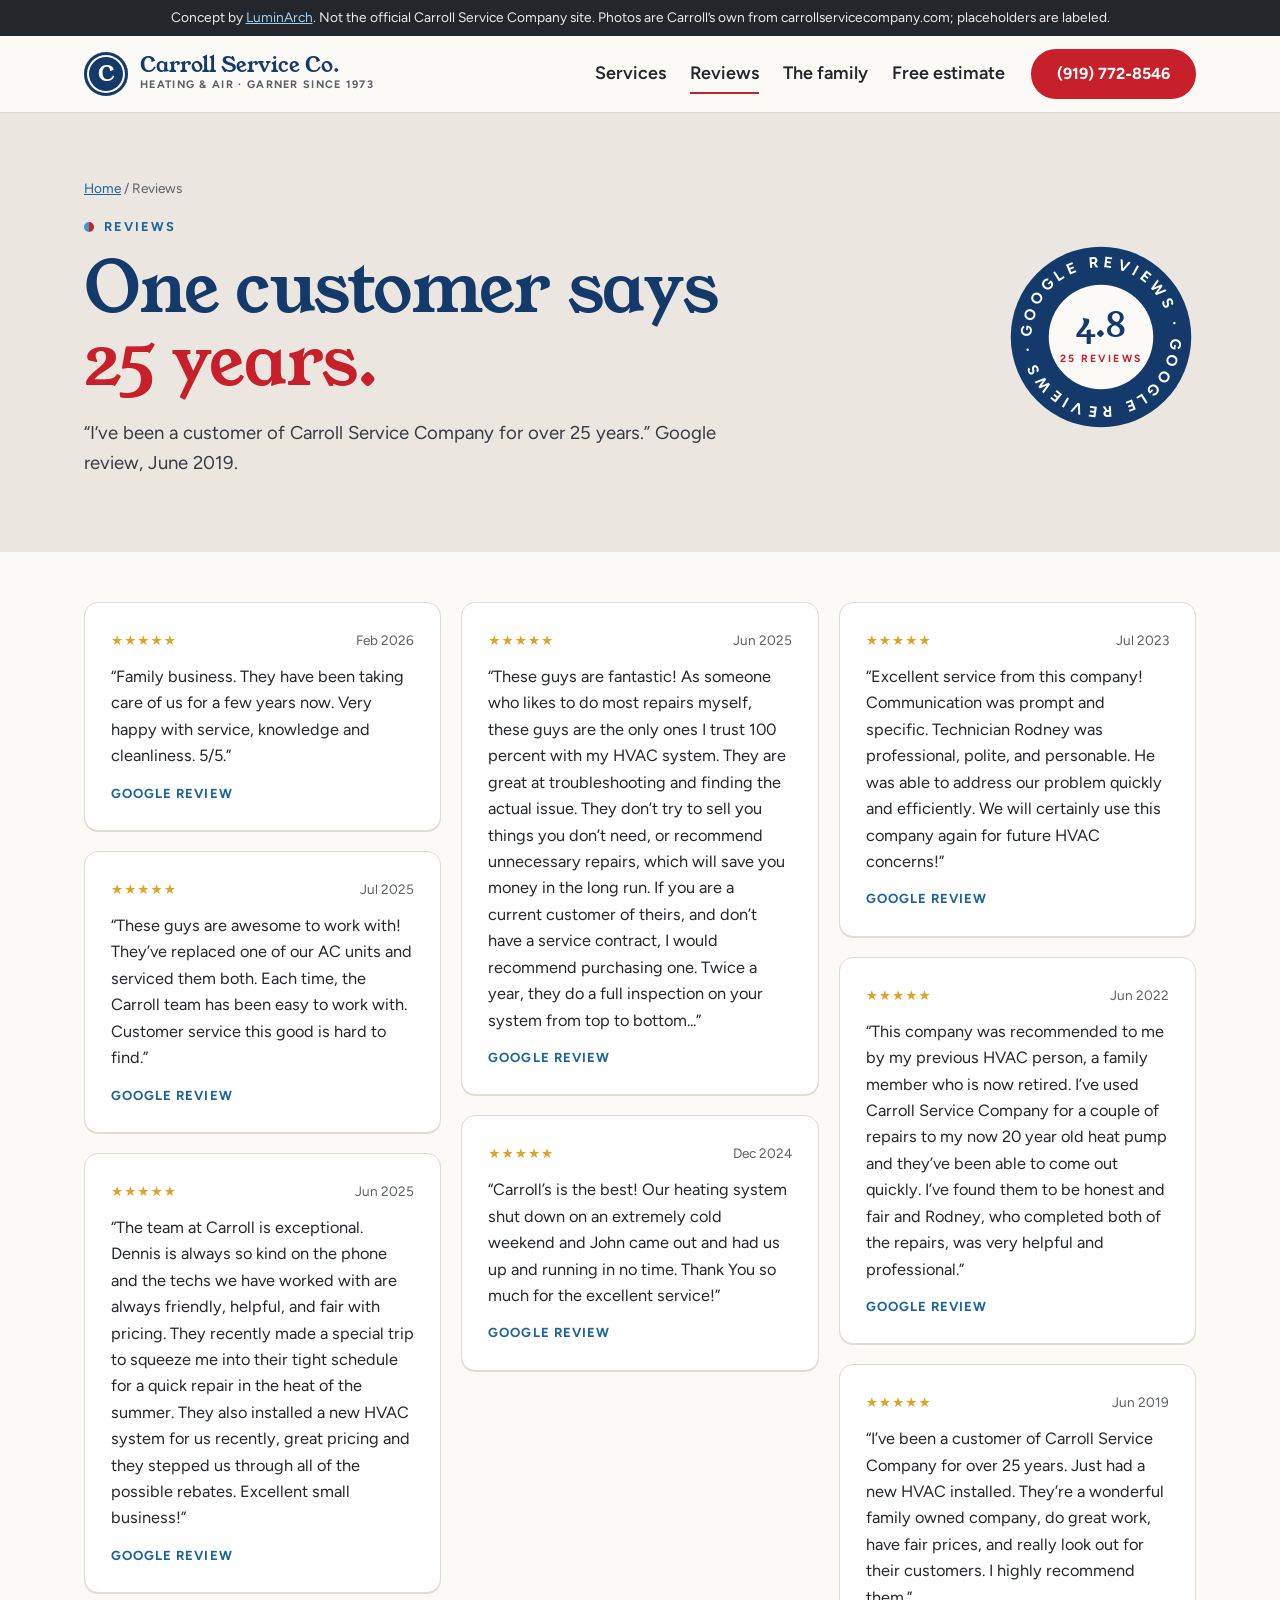
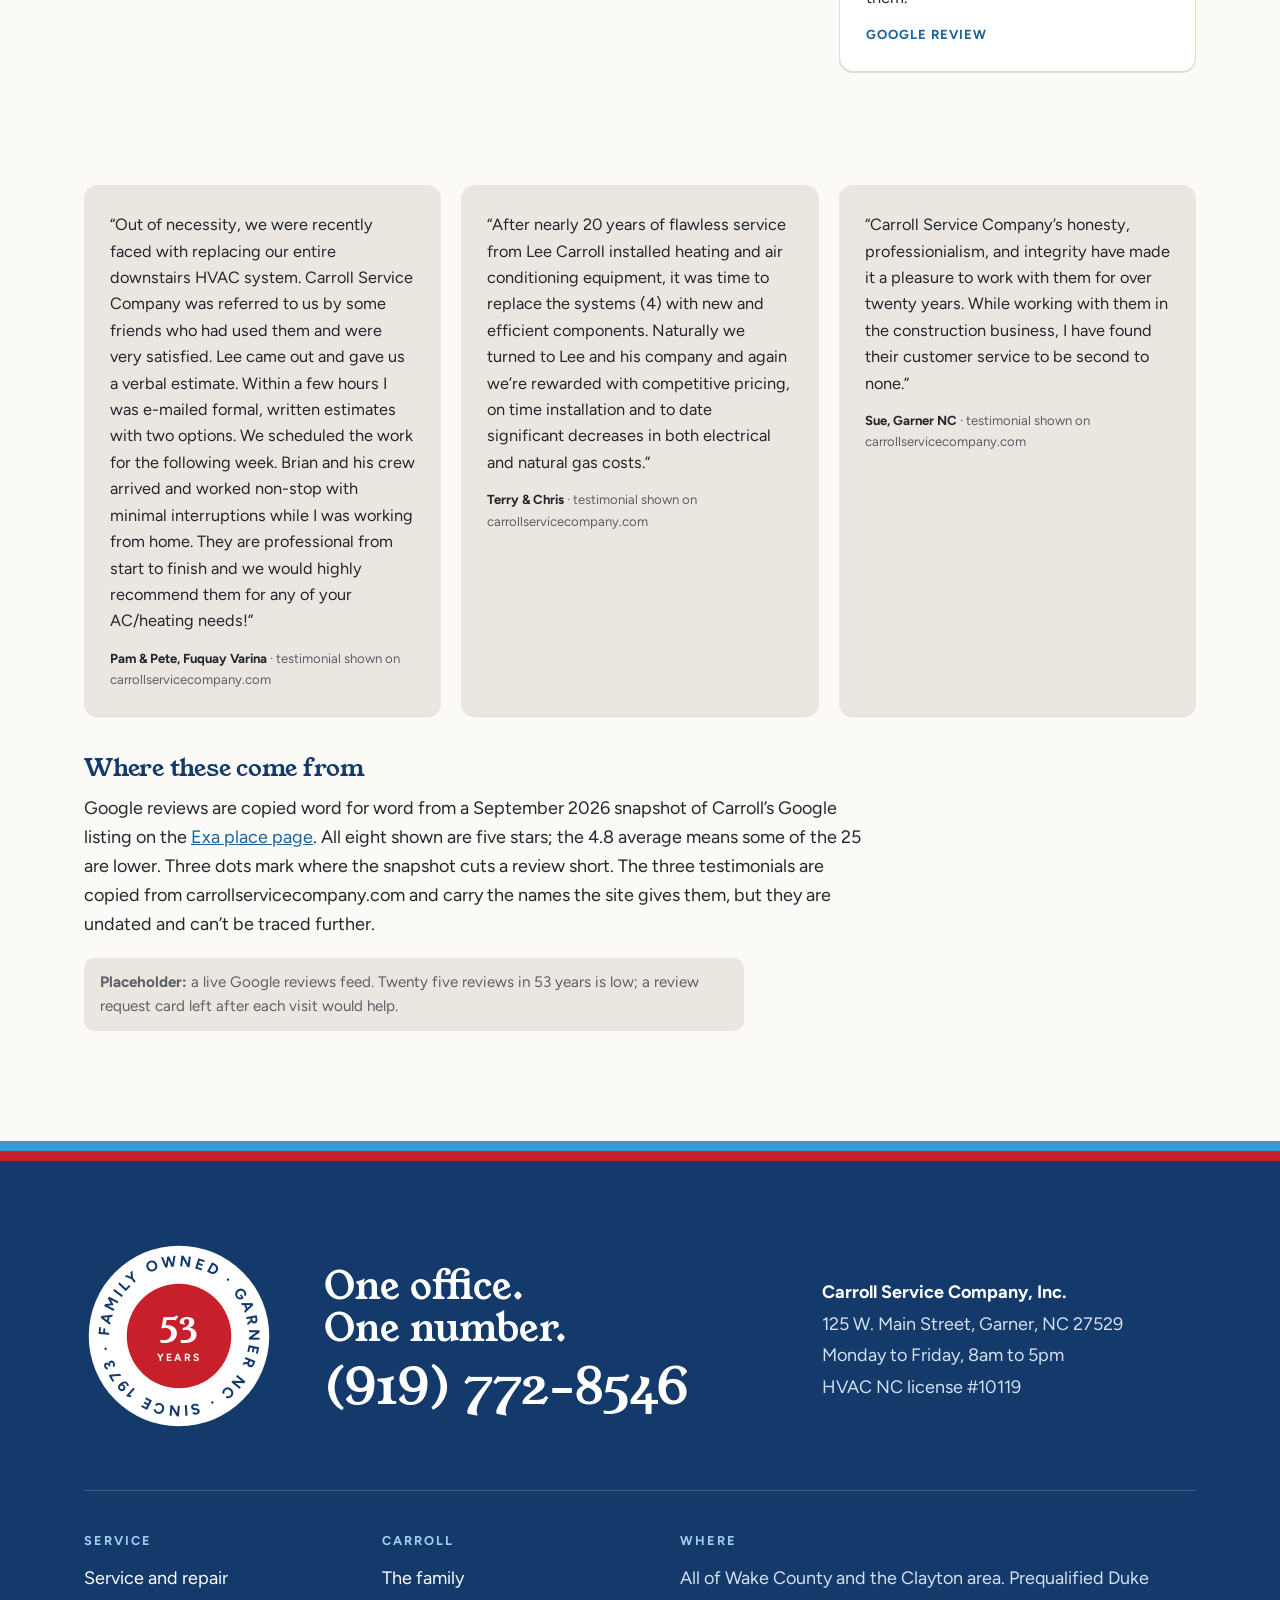
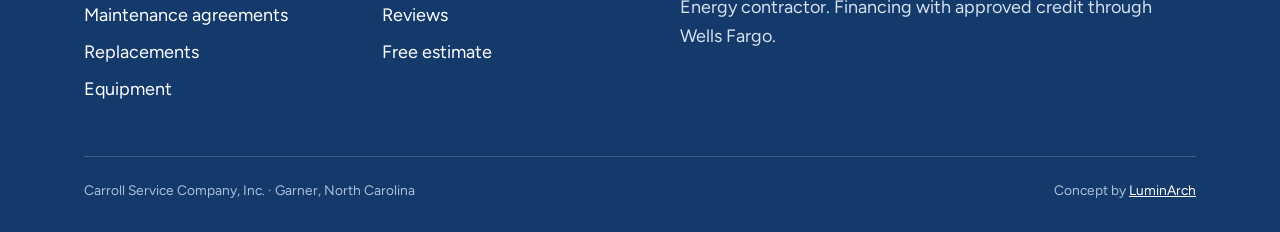
<file: reviews.html>
<!doctype html><html lang="en" class="no-js"><head><meta charset="utf-8"><meta name="viewport" content="width=device-width,initial-scale=1">
<title>4.8 Stars from 25 Google Reviews | Carroll Service Company</title><meta name="description" content="Read what Garner and Raleigh homeowners say about Carroll Service Company: 4.8 stars from 25 Google reviews, plus testimonials. Call (919) 772-8546 for service."><link rel="canonical" href="https://carroll-service-company-demo.vercel.app/reviews.html">
<meta property="og:type" content="website"><meta property="og:site_name" content="Carroll Service Company (concept)"><meta property="og:title" content="4.8 Stars from 25 Google Reviews | Carroll Service Company"><meta property="og:description" content="Read what Garner and Raleigh homeowners say about Carroll Service Company: 4.8 stars from 25 Google reviews, plus testimonials. Call (919) 772-8546 for service."><meta property="og:url" content="https://carroll-service-company-demo.vercel.app/reviews.html"><meta property="og:image" content="https://carroll-service-company-demo.vercel.app/og.png">
<meta name="twitter:card" content="summary_large_image"><meta name="twitter:title" content="4.8 Stars from 25 Google Reviews | Carroll Service Company"><meta name="twitter:description" content="Read what Garner and Raleigh homeowners say about Carroll Service Company: 4.8 stars from 25 Google reviews, plus testimonials. Call (919) 772-8546 for service."><meta name="twitter:image" content="https://carroll-service-company-demo.vercel.app/og.png">
<meta name="robots" content="noindex, nofollow"><!-- concept demo, not for indexing -->
<meta name="theme-color" content="#143a6b">
<link rel="preconnect" href="https://fonts.googleapis.com"><link rel="preconnect" href="https://fonts.gstatic.com" crossorigin>
<link rel="preload" as="style" href="https://fonts.googleapis.com/css2?family=Figtree:ital,wght@0,400;0,600;0,700;0,800;1,400&family=Young+Serif&display=swap"><link rel="stylesheet" href="https://fonts.googleapis.com/css2?family=Figtree:ital,wght@0,400;0,600;0,700;0,800;1,400&family=Young+Serif&display=swap" media="print" onload="this.media='all'"><noscript><link rel="stylesheet" href="https://fonts.googleapis.com/css2?family=Figtree:ital,wght@0,400;0,600;0,700;0,800;1,400&family=Young+Serif&display=swap"></noscript>
<link rel="stylesheet" href="css/design-system.css"><link rel="stylesheet" href="css/components.css"><link rel="stylesheet" href="css/pages.css">
<link rel="icon" href="data:image/svg+xml,%3Csvg xmlns='http://www.w3.org/2000/svg' viewBox='0 0 32 32'%3E%3Ccircle cx='16' cy='16' r='15' fill='%23143a6b'/%3E%3Ctext x='16' y='22' font-family='Georgia' font-size='17' fill='%23fff' text-anchor='middle'%3EC%3C/text%3E%3C/svg%3E">
<script>document.documentElement.classList.replace('no-js','js-ready')</script><script type="application/ld+json">[{"@context": "https://schema.org", "@type": "HVACBusiness", "name": "Carroll Service Company, Inc.", "url": "https://carrollservicecompany.com", "telephone": "+1-919-772-8546", "foundingDate": "1973", "founder": {"@type": "Person", "name": "Lee Carroll"}, "address": {"@type": "PostalAddress", "streetAddress": "125 W. Main Street", "addressLocality": "Garner", "addressRegion": "NC", "postalCode": "27529", "addressCountry": "US"}, "geo": {"@type": "GeoCoordinates", "latitude": 35.707082, "longitude": -78.606249}, "openingHours": "Mo-Fr 08:00-17:00", "areaServed": ["Wake County, NC", "Clayton, NC"], "aggregateRating": {"@type": "AggregateRating", "ratingValue": "4.8", "reviewCount": "25"}, "image": "https://carroll-service-company-demo.vercel.app/img/carroll-family-van.webp"}, {"@context": "https://schema.org", "@type": "BreadcrumbList", "itemListElement": [{"@type": "ListItem", "position": 1, "name": "Home", "item": "https://carroll-service-company-demo.vercel.app/"}, {"@type": "ListItem", "position": 2, "name": "Reviews", "item": "https://carroll-service-company-demo.vercel.app/reviews.html"}]}]</script></head><body>
<a class="skip" href="#main">Skip to content</a>
<div class="demo-bar">Concept by <a href="https://luminarch.pro">LuminArch</a>. Not the official Carroll Service Company site. Photos are Carroll&rsquo;s own from carrollservicecompany.com; placeholders are labeled.</div>
<header class="top"><div class="wrap nav"><a class="mark" href="index.html"><span class="mk-c" aria-hidden="true">C</span><span><b>Carroll Service Co.</b><small>Heating &amp; Air &middot; Garner since 1973</small></span></a>
<button class="menu-btn" aria-expanded="false" aria-controls="menu">Menu</button><ul id="menu"><li><a href="services.html">Services</a></li><li><a href="reviews.html" aria-current="page">Reviews</a></li><li><a href="company.html">The family</a></li><li><a href="contact.html">Free estimate</a></li></ul><a class="btn btn--red btn--call" href="tel:+19197728546"><span class="cl-full">(919) 772&#8209;8546</span><span class="cl-short">Call</span></a></div></header><main id="main">
<section class="page-head"><div class="wrap ph-grid"><div class="rv"><p class="crumbs"><a href="index.html">Home</a> / Reviews</p><p class="kicker kicker--sky"><span class="k-dot" aria-hidden="true"></span>Reviews</p><h1>One customer says <em>25 years.</em></h1><p class="lede">&ldquo;I&rsquo;ve been a customer of Carroll Service Company for over 25 years.&rdquo; Google review, June 2019.</p></div>
<span class="seal seal--lg rv" aria-hidden="true"><svg viewBox="0 0 120 120"><defs><path id="arc5" d="M60,60 m-44,0 a44,44 0 1,1 88,0 a44,44 0 1,1 -88,0"/></defs><circle cx="60" cy="60" r="57" class="s-ring"/><circle cx="60" cy="60" r="33" class="s-core"/><text class="s-arc"><textPath href="#arc5" startOffset="0" textLength="272" lengthAdjust="spacing">GOOGLE REVIEWS &#183; GOOGLE REVIEWS &#183; </textPath></text><text x="60" y="60" class="s-c" text-anchor="middle">4.8</text><text x="60" y="76" class="s-sub" text-anchor="middle">25 REVIEWS</text></svg></span></div></section>
<div class="wrap">
<section class="rv-wall"><blockquote class="rcard rv "><div class="rc-top"><span class="stars" aria-hidden="true">&#9733;&#9733;&#9733;&#9733;&#9733;</span><time datetime="2026-02-20">Feb 2026</time></div><p>&ldquo;Family business. They have been taking care of us for a few years now. Very happy with service, knowledge and cleanliness. 5/5.&rdquo;</p><footer>Google review</footer></blockquote><blockquote class="rcard rv "><div class="rc-top"><span class="stars" aria-hidden="true">&#9733;&#9733;&#9733;&#9733;&#9733;</span><time datetime="2025-07-14">Jul 2025</time></div><p>&ldquo;These guys are awesome to work with! They&rsquo;ve replaced one of our AC units and serviced them both. Each time, the Carroll team has been easy to work with. Customer service this good is hard to find.&rdquo;</p><footer>Google review</footer></blockquote><blockquote class="rcard rv "><div class="rc-top"><span class="stars" aria-hidden="true">&#9733;&#9733;&#9733;&#9733;&#9733;</span><time datetime="2025-06-25">Jun 2025</time></div><p>&ldquo;The team at Carroll is exceptional. Dennis is always so kind on the phone and the techs we have worked with are always friendly, helpful, and fair with pricing. They recently made a special trip to squeeze me into their tight schedule for a quick repair in the heat of the summer. They also installed a new HVAC system for us recently, great pricing and they stepped us through all of the possible rebates. Excellent small business!&rdquo;</p><footer>Google review</footer></blockquote><blockquote class="rcard rv "><div class="rc-top"><span class="stars" aria-hidden="true">&#9733;&#9733;&#9733;&#9733;&#9733;</span><time datetime="2025-06-22">Jun 2025</time></div><p>&ldquo;These guys are fantastic! As someone who likes to do most repairs myself, these guys are the only ones I trust 100 percent with my HVAC system. They are great at troubleshooting and finding the actual issue. They don&rsquo;t try to sell you things you don&rsquo;t need, or recommend unnecessary repairs, which will save you money in the long run. If you are a current customer of theirs, and don&rsquo;t have a service contract, I would recommend purchasing one. Twice a year, they do a full inspection on your system from top to bottom...&rdquo;</p><footer>Google review</footer></blockquote><blockquote class="rcard rv "><div class="rc-top"><span class="stars" aria-hidden="true">&#9733;&#9733;&#9733;&#9733;&#9733;</span><time datetime="2024-12-02">Dec 2024</time></div><p>&ldquo;Carroll&rsquo;s is the best! Our heating system shut down on an extremely cold weekend and John came out and had us up and running in no time. Thank You so much for the excellent service!&rdquo;</p><footer>Google review</footer></blockquote><blockquote class="rcard rv "><div class="rc-top"><span class="stars" aria-hidden="true">&#9733;&#9733;&#9733;&#9733;&#9733;</span><time datetime="2023-07-25">Jul 2023</time></div><p>&ldquo;Excellent service from this company! Communication was prompt and specific. Technician Rodney was professional, polite, and personable. He was able to address our problem quickly and efficiently. We will certainly use this company again for future HVAC concerns!&rdquo;</p><footer>Google review</footer></blockquote><blockquote class="rcard rv "><div class="rc-top"><span class="stars" aria-hidden="true">&#9733;&#9733;&#9733;&#9733;&#9733;</span><time datetime="2022-06-22">Jun 2022</time></div><p>&ldquo;This company was recommended to me by my previous HVAC person, a family member who is now retired. I&rsquo;ve used Carroll Service Company for a couple of repairs to my now 20 year old heat pump and they&rsquo;ve been able to come out quickly. I&rsquo;ve found them to be honest and fair and Rodney, who completed both of the repairs, was very helpful and professional.&rdquo;</p><footer>Google review</footer></blockquote><blockquote class="rcard rv "><div class="rc-top"><span class="stars" aria-hidden="true">&#9733;&#9733;&#9733;&#9733;&#9733;</span><time datetime="2019-06-12">Jun 2019</time></div><p>&ldquo;I&rsquo;ve been a customer of Carroll Service Company for over 25 years. Just had a new HVAC installed. They&rsquo;re a wonderful family owned company, do great work, have fair prices, and really look out for their customers. I highly recommend them.&rdquo;</p><footer>Google review</footer></blockquote></section>
<section class="site-quotes" aria-labelledby="sq-h"><h2 id="sq-h" class="rv">From the testimonials page</h2><div class="sq-grid"><blockquote class="rcard rcard--site rv "><p>&ldquo;Out of necessity, we were recently faced with replacing our entire downstairs HVAC system. Carroll Service Company was referred to us by some friends who had used them and were very satisfied. Lee came out and gave us a verbal estimate. Within a few hours I was e-mailed formal, written estimates with two options. We scheduled the work for the following week. Brian and his crew arrived and worked non-stop with minimal interruptions while I was working from home. They are professional from start to finish and we would highly recommend them for any of your AC/heating needs!&rdquo;</p><footer><b>Pam &amp; Pete, Fuquay Varina</b> &middot; testimonial shown on carrollservicecompany.com</footer></blockquote><blockquote class="rcard rcard--site rv "><p>&ldquo;After nearly 20 years of flawless service from Lee Carroll installed heating and air conditioning equipment, it was time to replace the systems (4) with new and efficient components. Naturally we turned to Lee and his company and again we&rsquo;re rewarded with competitive pricing, on time installation and to date significant decreases in both electrical and natural gas costs.&rdquo;</p><footer><b>Terry &amp; Chris</b> &middot; testimonial shown on carrollservicecompany.com</footer></blockquote><blockquote class="rcard rcard--site rv "><p>&ldquo;Carroll Service Company&rsquo;s honesty, professionialism, and integrity have made it a pleasure to work with them for over twenty years. While working with them in the construction business, I have found their customer service to be second to none.&rdquo;</p><footer><b>Sue, Garner NC</b> &middot; testimonial shown on carrollservicecompany.com</footer></blockquote></div></section>
<section class="sources rv"><h2>Where these come from</h2><p>Google reviews are copied word for word from a September 2026 snapshot of Carroll&rsquo;s Google listing on the <a href="https://exa.ai/library/place/vfmcyldjtvy" rel="noopener">Exa place page</a>. All eight shown are five stars; the 4.8 average means some of the 25 are lower. Three dots mark where the snapshot cuts a review short. The three testimonials are copied from carrollservicecompany.com and carry the names the site gives them, but they are undated and can&rsquo;t be traced further.</p>
<p class="note"><strong>Placeholder:</strong> a live Google reviews feed. Twenty five reviews in 53 years is low; a review request card left after each visit would help.</p></section>
</div></main><footer class="site-foot"><div class="wrap">
<div class="foot-top">
 <div class="ft-seal"><span class="seal seal--lg" aria-hidden="true"><svg viewBox="0 0 120 120"><defs><path id="arc1" d="M60,60 m-44,0 a44,44 0 1,1 88,0 a44,44 0 1,1 -88,0"/></defs><circle cx="60" cy="60" r="57" class="s-ring"/><circle cx="60" cy="60" r="33" class="s-core"/><text class="s-arc"><textPath href="#arc1" startOffset="0" textLength="272" lengthAdjust="spacing">FAMILY OWNED &#183; GARNER NC &#183; SINCE 1973 &#183; </textPath></text><text x="60" y="60" class="s-c" text-anchor="middle">53</text><text x="60" y="76" class="s-sub" text-anchor="middle">YEARS</text></svg></span></div>
 <div><p class="foot-h">One office.<br>One number.</p><a class="foot-num" href="tel:+19197728546">(919) 772&#8209;8546</a></div>
 <address><b>Carroll Service Company, Inc.</b><br>125 W. Main Street, Garner, NC 27529<br>Monday to Friday, 8am to 5pm<br>HVAC NC license #10119</address>
</div>
<div class="foot-grid">
 <div><h2>Service</h2><ul><li><a href="services.html#repair">Service and repair</a></li><li><a href="services.html#agreement">Maintenance agreements</a></li><li><a href="services.html#replace">Replacements</a></li><li><a href="services.html#equipment">Equipment</a></li></ul></div>
 <div><h2>Carroll</h2><ul><li><a href="company.html">The family</a></li><li><a href="reviews.html">Reviews</a></li><li><a href="contact.html">Free estimate</a></li></ul></div>
 <div><h2>Where</h2><p>All of Wake County and the Clayton area. Prequalified Duke Energy contractor. Financing with approved credit through Wells Fargo.</p></div>
</div>
<div class="foot-row"><span>Carroll Service Company, Inc. &middot; Garner, North Carolina</span><span>Concept by <a href="https://luminarch.pro">LuminArch</a></span></div></div></footer>
<script src="js/main.js"></script></body></html>
</file>
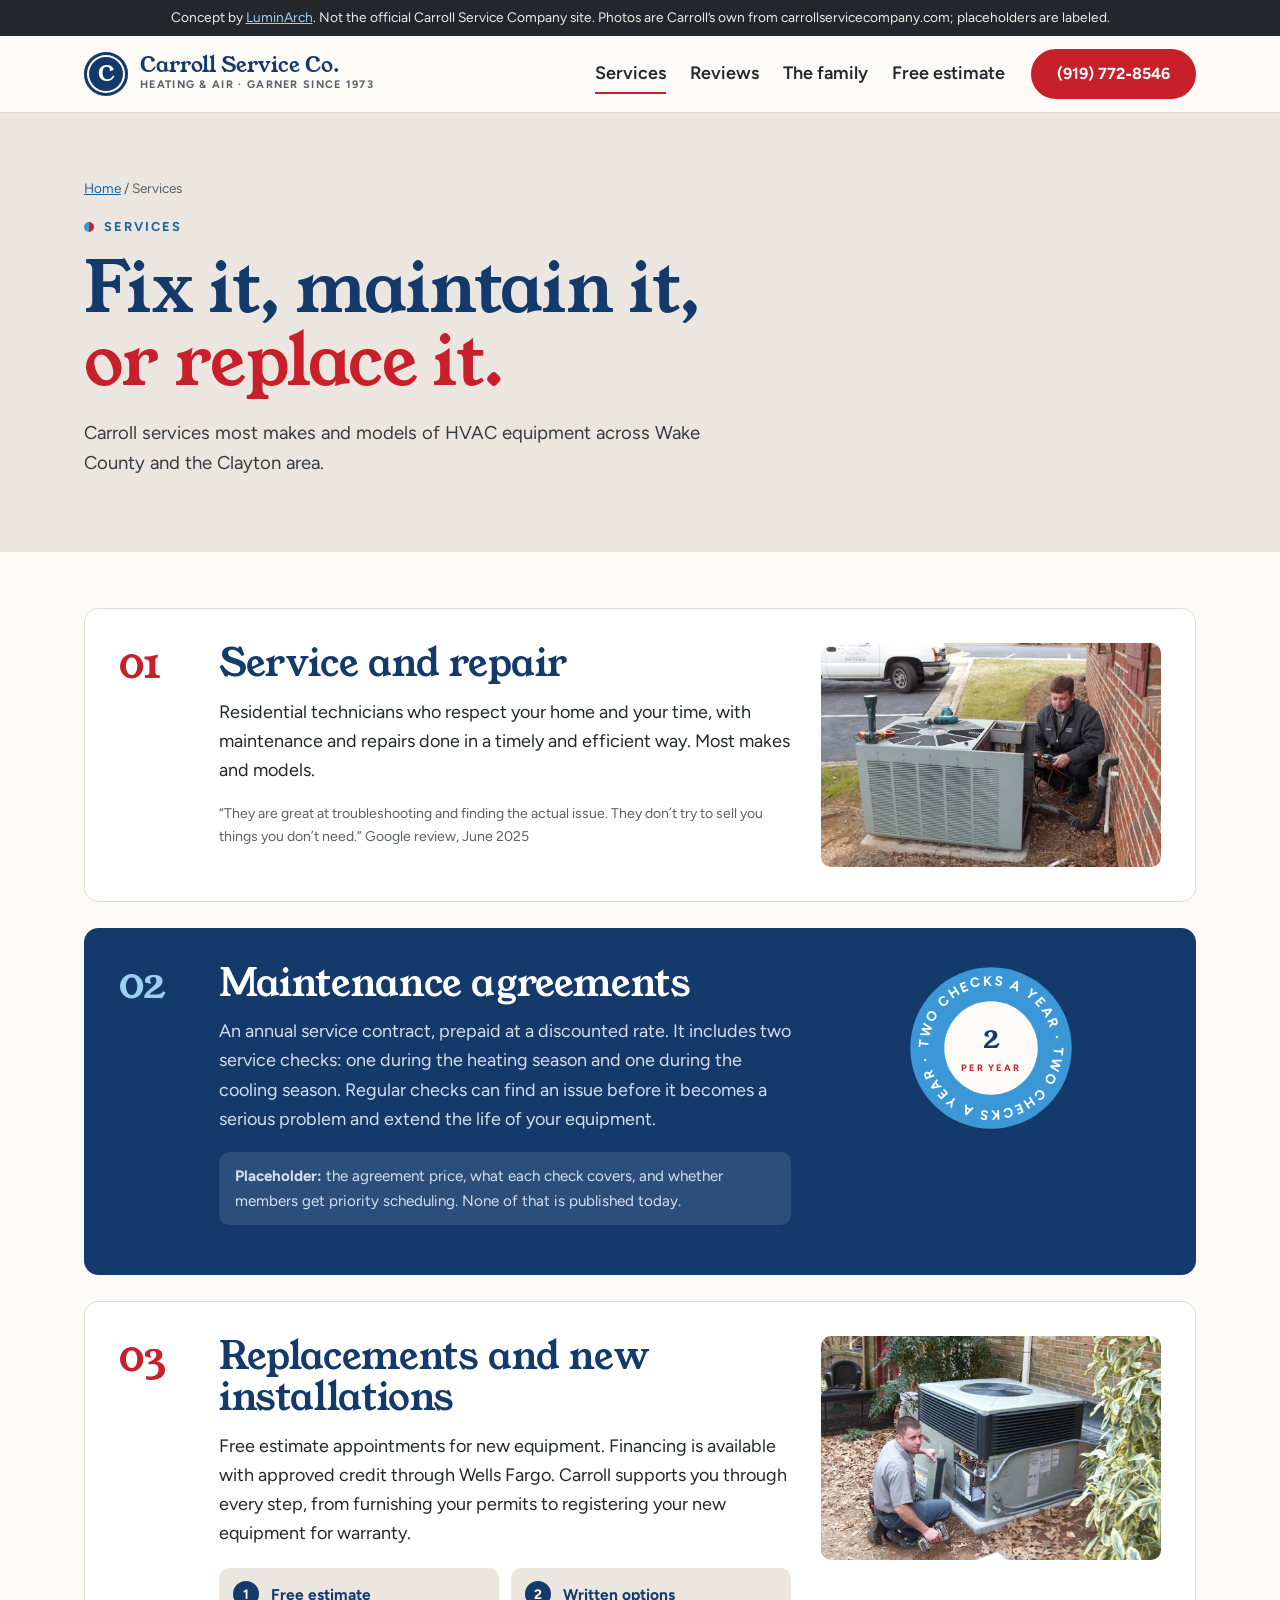
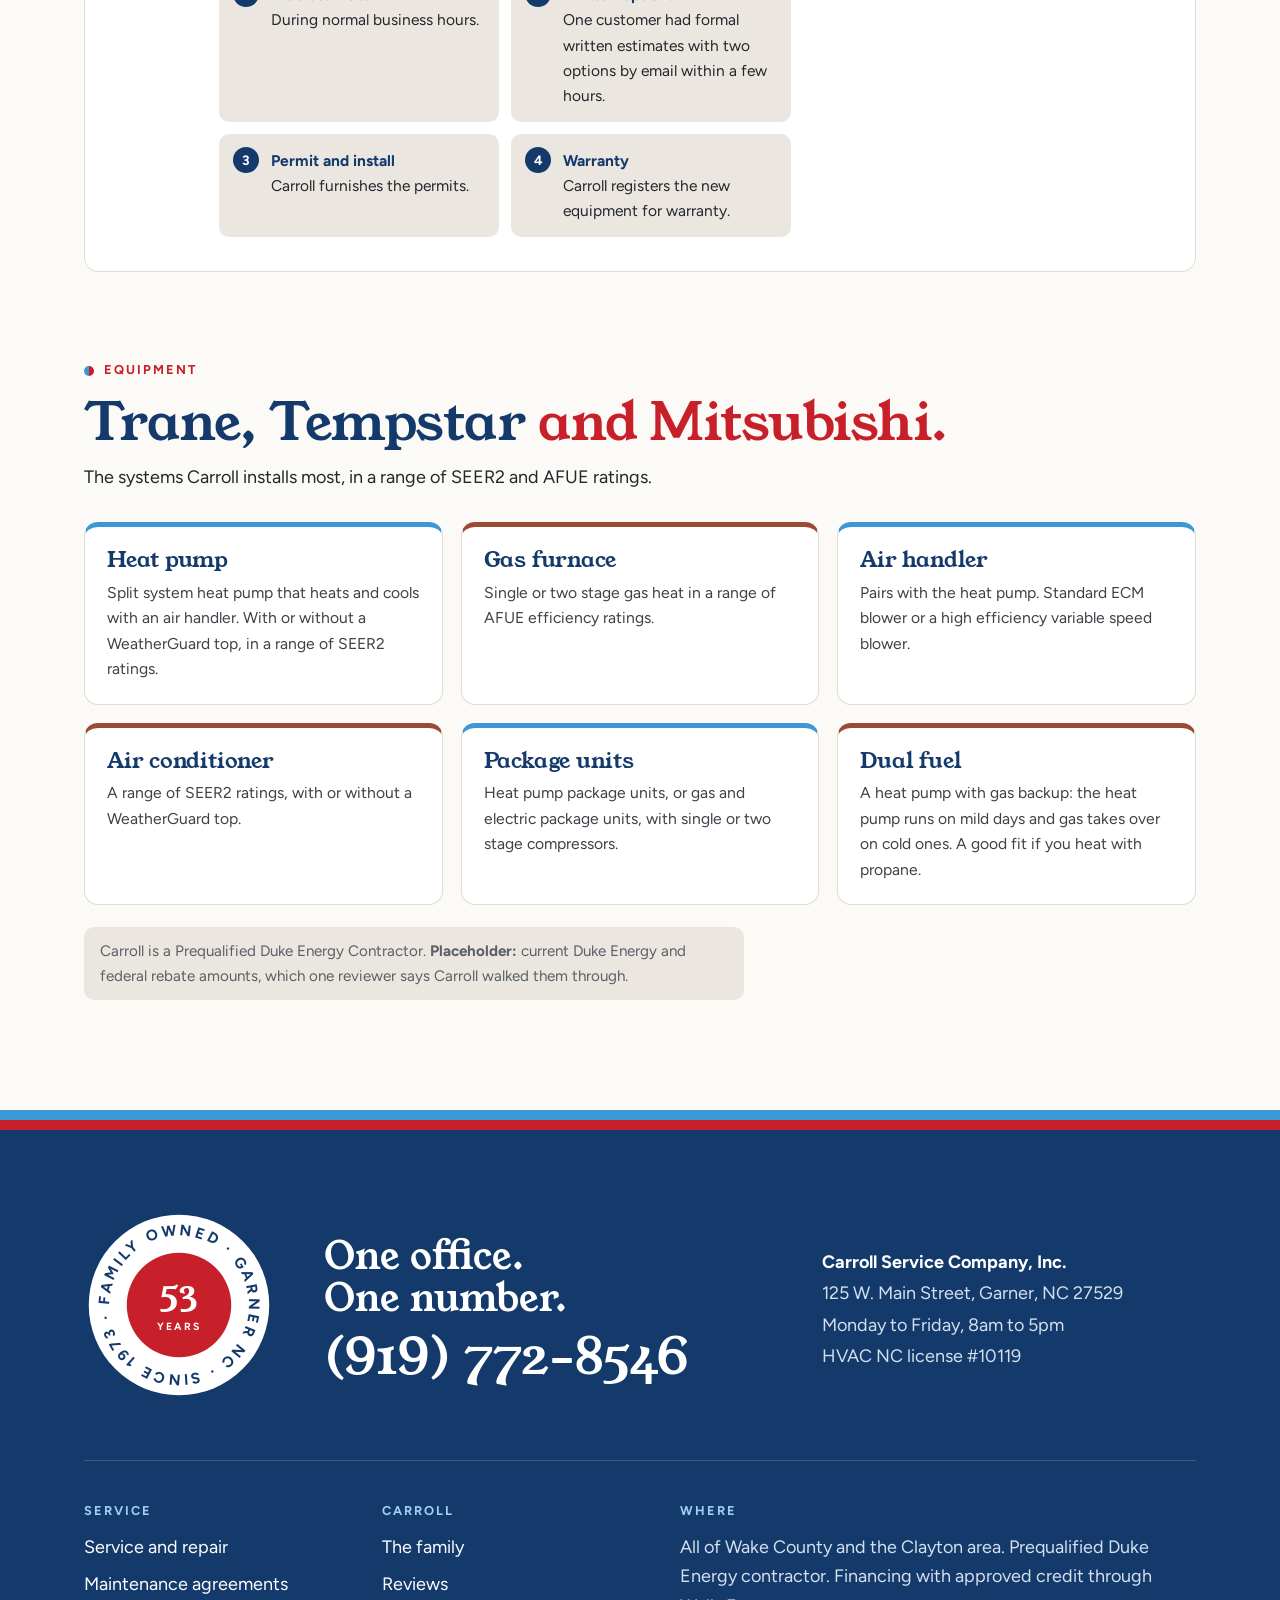
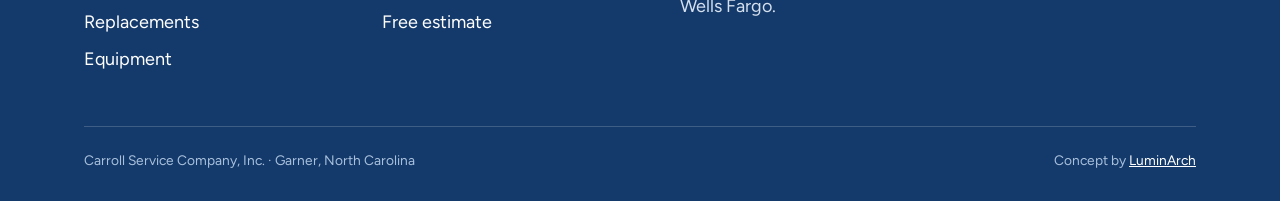
<file: services.html>
<!doctype html><html lang="en" class="no-js"><head><meta charset="utf-8"><meta name="viewport" content="width=device-width,initial-scale=1">
<title>HVAC Repair, Maintenance and Replacement | Carroll Service Co.</title><meta name="description" content="HVAC repair on most makes, twice yearly maintenance agreements, and Trane, Tempstar and Mitsubishi replacements with permits and financing. Call Carroll today."><link rel="canonical" href="https://carroll-service-company-demo.vercel.app/services.html">
<meta property="og:type" content="website"><meta property="og:site_name" content="Carroll Service Company (concept)"><meta property="og:title" content="HVAC Repair, Maintenance and Replacement | Carroll Service Co."><meta property="og:description" content="HVAC repair on most makes, twice yearly maintenance agreements, and Trane, Tempstar and Mitsubishi replacements with permits and financing. Call Carroll today."><meta property="og:url" content="https://carroll-service-company-demo.vercel.app/services.html"><meta property="og:image" content="https://carroll-service-company-demo.vercel.app/og.png">
<meta name="twitter:card" content="summary_large_image"><meta name="twitter:title" content="HVAC Repair, Maintenance and Replacement | Carroll Service Co."><meta name="twitter:description" content="HVAC repair on most makes, twice yearly maintenance agreements, and Trane, Tempstar and Mitsubishi replacements with permits and financing. Call Carroll today."><meta name="twitter:image" content="https://carroll-service-company-demo.vercel.app/og.png">
<meta name="robots" content="noindex, nofollow"><!-- concept demo, not for indexing -->
<meta name="theme-color" content="#143a6b">
<link rel="preconnect" href="https://fonts.googleapis.com"><link rel="preconnect" href="https://fonts.gstatic.com" crossorigin>
<link rel="preload" as="style" href="https://fonts.googleapis.com/css2?family=Figtree:ital,wght@0,400;0,600;0,700;0,800;1,400&family=Young+Serif&display=swap"><link rel="stylesheet" href="https://fonts.googleapis.com/css2?family=Figtree:ital,wght@0,400;0,600;0,700;0,800;1,400&family=Young+Serif&display=swap" media="print" onload="this.media='all'"><noscript><link rel="stylesheet" href="https://fonts.googleapis.com/css2?family=Figtree:ital,wght@0,400;0,600;0,700;0,800;1,400&family=Young+Serif&display=swap"></noscript>
<link rel="stylesheet" href="css/design-system.css"><link rel="stylesheet" href="css/components.css"><link rel="stylesheet" href="css/pages.css">
<link rel="icon" href="data:image/svg+xml,%3Csvg xmlns='http://www.w3.org/2000/svg' viewBox='0 0 32 32'%3E%3Ccircle cx='16' cy='16' r='15' fill='%23143a6b'/%3E%3Ctext x='16' y='22' font-family='Georgia' font-size='17' fill='%23fff' text-anchor='middle'%3EC%3C/text%3E%3C/svg%3E">
<script>document.documentElement.classList.replace('no-js','js-ready')</script><script type="application/ld+json">[{"@context": "https://schema.org", "@type": "HVACBusiness", "name": "Carroll Service Company, Inc.", "url": "https://carrollservicecompany.com", "telephone": "+1-919-772-8546", "foundingDate": "1973", "founder": {"@type": "Person", "name": "Lee Carroll"}, "address": {"@type": "PostalAddress", "streetAddress": "125 W. Main Street", "addressLocality": "Garner", "addressRegion": "NC", "postalCode": "27529", "addressCountry": "US"}, "geo": {"@type": "GeoCoordinates", "latitude": 35.707082, "longitude": -78.606249}, "openingHours": "Mo-Fr 08:00-17:00", "areaServed": ["Wake County, NC", "Clayton, NC"], "aggregateRating": {"@type": "AggregateRating", "ratingValue": "4.8", "reviewCount": "25"}, "image": "https://carroll-service-company-demo.vercel.app/img/carroll-family-van.webp"}, {"@context": "https://schema.org", "@type": "BreadcrumbList", "itemListElement": [{"@type": "ListItem", "position": 1, "name": "Home", "item": "https://carroll-service-company-demo.vercel.app/"}, {"@type": "ListItem", "position": 2, "name": "Services", "item": "https://carroll-service-company-demo.vercel.app/services.html"}]}, {"@context": "https://schema.org", "@type": "Service", "name": "HVAC service and repair", "provider": {"@type": "HVACBusiness", "name": "Carroll Service Company, Inc."}, "areaServed": "Wake County, NC"}, {"@context": "https://schema.org", "@type": "Service", "name": "HVAC maintenance agreement", "provider": {"@type": "HVACBusiness", "name": "Carroll Service Company, Inc."}, "areaServed": "Wake County, NC"}, {"@context": "https://schema.org", "@type": "Service", "name": "HVAC replacement and installation", "provider": {"@type": "HVACBusiness", "name": "Carroll Service Company, Inc."}, "areaServed": "Wake County, NC"}]</script></head><body>
<a class="skip" href="#main">Skip to content</a>
<div class="demo-bar">Concept by <a href="https://luminarch.pro">LuminArch</a>. Not the official Carroll Service Company site. Photos are Carroll&rsquo;s own from carrollservicecompany.com; placeholders are labeled.</div>
<header class="top"><div class="wrap nav"><a class="mark" href="index.html"><span class="mk-c" aria-hidden="true">C</span><span><b>Carroll Service Co.</b><small>Heating &amp; Air &middot; Garner since 1973</small></span></a>
<button class="menu-btn" aria-expanded="false" aria-controls="menu">Menu</button><ul id="menu"><li><a href="services.html" aria-current="page">Services</a></li><li><a href="reviews.html">Reviews</a></li><li><a href="company.html">The family</a></li><li><a href="contact.html">Free estimate</a></li></ul><a class="btn btn--red btn--call" href="tel:+19197728546"><span class="cl-full">(919) 772&#8209;8546</span><span class="cl-short">Call</span></a></div></header><main id="main">
<section class="page-head"><div class="wrap rv"><p class="crumbs"><a href="index.html">Home</a> / Services</p><p class="kicker kicker--sky"><span class="k-dot" aria-hidden="true"></span>Services</p><h1>Fix it, maintain it, <em>or replace it.</em></h1><p class="lede">Carroll services most makes and models of HVAC equipment across Wake County and the Clayton area.</p></div></section>
<div class="wrap svc">
<section id="repair" class="svc-block rv" aria-labelledby="r-h"><span class="svc-n">01</span><div><h2 id="r-h">Service and repair</h2><p>Residential technicians who respect your home and your time, with maintenance and repairs done in a timely and efficient way. Most makes and models.</p>
<p class="fine">&ldquo;They are great at troubleshooting and finding the actual issue. They don&rsquo;t try to sell you things you don&rsquo;t need.&rdquo; Google review, June 2025</p></div><img src="img/service-heat-pump.webp" alt="A Carroll technician servicing a heat pump outside a brick home" width="505" height="332" loading="lazy" decoding="async"></section>
<section id="agreement" class="svc-block svc-block--sky rv" aria-labelledby="a-h"><span class="svc-n">02</span><div><h2 id="a-h">Maintenance agreements</h2><p>An annual service contract, prepaid at a discounted rate. It includes two service checks: one during the heating season and one during the cooling season. Regular checks can find an issue before it becomes a serious problem and extend the life of your equipment.</p>
<p class="note"><strong>Placeholder:</strong> the agreement price, what each check covers, and whether members get priority scheduling. None of that is published today.</p></div><span class="seal seal--md" aria-hidden="true"><svg viewBox="0 0 120 120"><defs><path id="arc4" d="M60,60 m-44,0 a44,44 0 1,1 88,0 a44,44 0 1,1 -88,0"/></defs><circle cx="60" cy="60" r="57" class="s-ring"/><circle cx="60" cy="60" r="33" class="s-core"/><text class="s-arc"><textPath href="#arc4" startOffset="0" textLength="272" lengthAdjust="spacing">TWO CHECKS A YEAR &#183; TWO CHECKS A YEAR &#183; </textPath></text><text x="60" y="60" class="s-c" text-anchor="middle">2</text><text x="60" y="76" class="s-sub" text-anchor="middle">PER YEAR</text></svg></span></section>
<section id="replace" class="svc-block rv" aria-labelledby="p-h"><span class="svc-n">03</span><div><h2 id="p-h">Replacements and new installations</h2><p>Free estimate appointments for new equipment. Financing is available with approved credit through Wells Fargo. Carroll supports you through every step, from furnishing your permits to registering your new equipment for warranty.</p>
<ol class="steps"><li><b>Free estimate</b><span>During normal business hours.</span></li><li><b>Written options</b><span>One customer had formal written estimates with two options by email within a few hours.</span></li><li><b>Permit and install</b><span>Carroll furnishes the permits.</span></li><li><b>Warranty</b><span>Carroll registers the new equipment for warranty.</span></li></ol></div><img src="img/install-outdoor-unit.webp" alt="New outdoor unit being installed by Carroll" width="505" height="332" loading="lazy" decoding="async"></section>
</div>
<section id="equipment" class="wrap equip" aria-labelledby="e-h"><div class="rv"><p class="kicker kicker--red"><span class="k-dot" aria-hidden="true"></span>Equipment</p><h2 id="e-h">Trane, Tempstar <em>and Mitsubishi.</em></h2><p>The systems Carroll installs most, in a range of SEER2 and AFUE ratings.</p></div>
<div class="equip-grid"><article class="eq rv"><h3>Heat pump</h3><p>Split system heat pump that heats and cools with an air handler. With or without a WeatherGuard top, in a range of SEER2 ratings.</p></article><article class="eq rv"><h3>Gas furnace</h3><p>Single or two stage gas heat in a range of AFUE efficiency ratings.</p></article><article class="eq rv"><h3>Air handler</h3><p>Pairs with the heat pump. Standard ECM blower or a high efficiency variable speed blower.</p></article><article class="eq rv"><h3>Air conditioner</h3><p>A range of SEER2 ratings, with or without a WeatherGuard top.</p></article><article class="eq rv"><h3>Package units</h3><p>Heat pump package units, or gas and electric package units, with single or two stage compressors.</p></article><article class="eq rv"><h3>Dual fuel</h3><p>A heat pump with gas backup: the heat pump runs on mild days and gas takes over on cold ones. A good fit if you heat with propane.</p></article></div>
<p class="note rv">Carroll is a Prequalified Duke Energy Contractor. <strong>Placeholder:</strong> current Duke Energy and federal rebate amounts, which one reviewer says Carroll walked them through.</p></section></main><footer class="site-foot"><div class="wrap">
<div class="foot-top">
 <div class="ft-seal"><span class="seal seal--lg" aria-hidden="true"><svg viewBox="0 0 120 120"><defs><path id="arc1" d="M60,60 m-44,0 a44,44 0 1,1 88,0 a44,44 0 1,1 -88,0"/></defs><circle cx="60" cy="60" r="57" class="s-ring"/><circle cx="60" cy="60" r="33" class="s-core"/><text class="s-arc"><textPath href="#arc1" startOffset="0" textLength="272" lengthAdjust="spacing">FAMILY OWNED &#183; GARNER NC &#183; SINCE 1973 &#183; </textPath></text><text x="60" y="60" class="s-c" text-anchor="middle">53</text><text x="60" y="76" class="s-sub" text-anchor="middle">YEARS</text></svg></span></div>
 <div><p class="foot-h">One office.<br>One number.</p><a class="foot-num" href="tel:+19197728546">(919) 772&#8209;8546</a></div>
 <address><b>Carroll Service Company, Inc.</b><br>125 W. Main Street, Garner, NC 27529<br>Monday to Friday, 8am to 5pm<br>HVAC NC license #10119</address>
</div>
<div class="foot-grid">
 <div><h2>Service</h2><ul><li><a href="services.html#repair">Service and repair</a></li><li><a href="services.html#agreement">Maintenance agreements</a></li><li><a href="services.html#replace">Replacements</a></li><li><a href="services.html#equipment">Equipment</a></li></ul></div>
 <div><h2>Carroll</h2><ul><li><a href="company.html">The family</a></li><li><a href="reviews.html">Reviews</a></li><li><a href="contact.html">Free estimate</a></li></ul></div>
 <div><h2>Where</h2><p>All of Wake County and the Clayton area. Prequalified Duke Energy contractor. Financing with approved credit through Wells Fargo.</p></div>
</div>
<div class="foot-row"><span>Carroll Service Company, Inc. &middot; Garner, North Carolina</span><span>Concept by <a href="https://luminarch.pro">LuminArch</a></span></div></div></footer>
<script src="js/main.js"></script></body></html>
</file>
<file: css/design-system.css>
/* Carroll Service Company concept: tokens. Navy from the van lettering and logo, sky and red from the old site's band and nav, brick and concrete from Carroll's own photos. */
:root{
  --navy:#143a6b;       /* van lettering: headings, dark bands */
  --sky:#3b97d6;        /* cooling: fills and dark backgrounds only */
  --sky-dk:#1b639c;     /* cooling text on light, 6:1 on van */
  --red:#c8202a;        /* heating and signal: call buttons, focus */
  --brick:#9a4a35;      /* warm season panels, from the brick in Carroll's photos */
  --van:#fbfaf7;        /* page, van white */
  --concrete:#ebe7e0;   /* panels */
  --asphalt:#23262b;    /* text */
  --mute:#5b5f66;       /* muted text, 6.4:1 on van */
  --f-display:"Young Serif",Georgia,serif;
  --f-body:"Figtree",system-ui,sans-serif;
  --step-0:1.125rem;    /* 18px */
  --step-2:1.5rem;--step-3:clamp(1.8rem,3vw,2.4rem);--step-4:clamp(2.1rem,4.2vw,3.3rem);--step-5:clamp(2.5rem,5.4vw,4.4rem);
  --warm:cubic-bezier(.25,1,.5,1);
  --wrap:1200px;--gut:clamp(20px,4vw,44px);--r:14px;
}
*,*::before,*::after{box-sizing:border-box}
html,body{overflow-x:clip}
html{scroll-behavior:smooth}
body{margin:0;background:var(--van);color:var(--asphalt);font:400 var(--step-0)/1.62 var(--f-body);-webkit-font-smoothing:antialiased}
img{max-width:100%;display:block;height:auto}
h1,h2,h3{font-family:var(--f-display);font-weight:400;line-height:1.06;letter-spacing:-.01em;margin:0;color:var(--navy)}
h1 em,h2 em{font-style:normal;color:var(--red)}
p{margin:0 0 1em;max-width:66ch}
a{color:inherit}
:focus-visible{outline:3px solid var(--red);outline-offset:3px;border-radius:4px}
.wrap{max-width:var(--wrap);margin:0 auto;padding:0 var(--gut)}
.kicker{display:flex;align-items:center;gap:10px;margin:0 0 16px;font:700 .8rem/1.3 var(--f-body);letter-spacing:.16em;text-transform:uppercase;color:var(--mute)}
.k-dot{width:10px;height:10px;border-radius:50%;background:linear-gradient(90deg,var(--sky) 50%,var(--red) 50%);flex:none}
.kicker--sky{color:var(--sky-dk)}.kicker--red{color:var(--red)}
.skip{position:absolute;left:-999px;top:8px;background:var(--navy);color:#fff;padding:10px 14px;z-index:99}
.skip:focus{left:8px}
@media (prefers-reduced-motion:reduce){*,*::before,*::after{animation:none!important;transition:none!important;scroll-behavior:auto!important}}
</file>
<file: css/components.css>
/* signature: the dial seal. Curved lettering around a disc, like the arc on the Carroll logo and a thermostat dial */
.seal{display:inline-block;width:150px;height:150px;flex:none}
.seal svg{width:100%;height:100%;overflow:visible}
.s-ring{fill:var(--navy)}
.s-core{fill:var(--van)}
.s-arc{font:700 9.6px var(--f-body);letter-spacing:2.6px;fill:#fff}
.s-c{font:400 22px var(--f-display);fill:var(--navy)}
.s-sub{font:700 6.6px var(--f-body);letter-spacing:1.4px;fill:var(--red)}
.seal--sm{width:120px;height:120px}.seal--md{width:170px;height:170px}.seal--lg{width:190px;height:190px}
.js-ready .seal{transition:transform 1s var(--warm)}
.js-ready .rv:not(.in) .seal,.js-ready .seal.rv:not(.in){transform:rotate(-28deg)}

.demo-bar{background:var(--asphalt);color:#ecebe7;font-size:.86rem;line-height:1.45;padding:8px var(--gut);text-align:center}
.demo-bar a{color:#9fd0f3}
.top{position:sticky;top:0;z-index:20;background:rgba(251,250,247,.95);backdrop-filter:blur(8px);border-bottom:1px solid #ddd8cf}
.nav{display:flex;align-items:center;gap:26px;min-height:76px}
.mark{display:flex;align-items:center;gap:12px;text-decoration:none;margin-right:auto}
.mk-c{display:grid;place-items:center;width:44px;height:44px;border-radius:50%;background:var(--navy);color:#fff;font:400 1.4rem/1 var(--f-display);box-shadow:inset 0 0 0 3px var(--navy),inset 0 0 0 5px #fff}
.mark b{display:block;font:400 1.3rem/1.05 var(--f-display);color:var(--navy)}
.mark small{display:block;font:700 .68rem/1.4 var(--f-body);letter-spacing:.12em;text-transform:uppercase;color:var(--mute)}
#menu{display:flex;gap:24px;list-style:none;margin:0;padding:0}
#menu a{text-decoration:none;font-weight:600;padding:8px 0;border-bottom:2px solid transparent}
#menu a:hover,#menu a[aria-current]{border-color:var(--red)}
.menu-btn{display:none}
.btn{display:inline-flex;align-items:center;gap:10px;min-height:50px;padding:12px 24px;border-radius:999px;background:var(--navy);color:#fff;font:700 1rem/1.1 var(--f-body);text-decoration:none;border:2px solid var(--navy);cursor:pointer;transition:background .25s,color .25s,transform .25s var(--warm)}
.btn:hover{transform:translateY(-2px)}
.btn--red{background:var(--red);border-color:var(--red)}
.btn--red:hover{background:#a8161f;border-color:#a8161f}
.btn--line{background:transparent;color:var(--navy)}
.btn--line:hover{background:var(--navy);color:#fff}
.cl-short{display:none}
.stars{color:#e0a326;letter-spacing:1px}
.note{font-size:.95rem;color:var(--mute);background:var(--concrete);border-radius:10px;padding:12px 16px}
.fine{font-size:.88rem;color:var(--mute)}
.fine a{color:var(--sky-dk)}
.crumbs{font-size:.85rem;color:var(--mute);margin-bottom:20px}
.crumbs a{color:var(--sky-dk)}

.rcard{margin:0;background:#fff;border:1px solid #e1dcd3;border-radius:var(--r);padding:26px;box-shadow:0 1px 0 #e1dcd3}
.rc-top{display:flex;justify-content:space-between;align-items:center;margin-bottom:12px;font-size:.85rem;color:var(--mute)}
.rcard p{margin:0 0 14px;font-size:1.02rem}
.rcard footer{font-size:.82rem;font-weight:700;letter-spacing:.08em;text-transform:uppercase;color:var(--sky-dk)}
.rcard--lead{background:var(--navy);border-color:var(--navy);color:#e8eef6}
.rcard--lead p{font:400 1.35rem/1.45 var(--f-display);color:#fff}
.rcard--lead .rc-top,.rcard--lead footer{color:#a9c6e4}
.rcard--site{background:var(--concrete);border:0}
.rcard--site footer{text-transform:none;letter-spacing:0;font-weight:400;color:var(--mute)}
.rcard--site footer b{color:var(--asphalt)}

.js-ready .rv{opacity:0;transform:translateY(20px);transition:opacity .6s var(--warm),transform .6s var(--warm)}
.js-ready .rv.in{opacity:1;transform:none}

/* footer: closing spread, the office counter */
.site-foot{background:var(--navy);color:#d5e0ee;margin-top:120px;padding:80px 0 30px;border-top:10px solid var(--red);position:relative}
.site-foot::before{content:"";position:absolute;left:0;right:0;top:-20px;height:10px;background:var(--sky)}
.site-foot a{color:#fff}
.foot-top{display:grid;grid-template-columns:auto 1.2fr 1fr;gap:50px;align-items:center;padding-bottom:50px;border-bottom:1px solid rgba(255,255,255,.18)}
.ft-seal .s-ring{fill:#fff}.ft-seal .s-arc{fill:var(--navy)}.ft-seal .s-core{fill:var(--red)}.ft-seal .s-c{fill:#fff}.ft-seal .s-sub{fill:#fff}
.foot-h{font:400 var(--step-3)/1.1 var(--f-display);color:#fff;margin:0 0 10px}
.foot-num{font:400 clamp(2rem,4.4vw,3.2rem)/1.1 var(--f-display);color:#fff;text-decoration:none;white-space:nowrap}
.foot-num:hover{text-decoration:underline}
.foot-top address{font-style:normal;line-height:1.75}
.foot-top address b{color:#fff}
.foot-grid{display:grid;grid-template-columns:1fr 1fr 2fr;gap:40px;padding:44px 0}
.foot-grid h2{font:700 .8rem/1 var(--f-body);letter-spacing:.16em;text-transform:uppercase;color:#9fd0f3;margin-bottom:16px}
.foot-grid ul{list-style:none;margin:0;padding:0}.foot-grid li{margin:0 0 8px}
.foot-grid a{text-decoration:none}.foot-grid a:hover{text-decoration:underline}
.foot-row{display:flex;justify-content:space-between;gap:20px;flex-wrap:wrap;font-size:.86rem;color:#a9c0dc;border-top:1px solid rgba(255,255,255,.18);padding-top:22px}

@media (max-width:960px){
  .nav{gap:12px;min-height:64px}
  .menu-btn{display:inline-flex;align-items:center;min-height:44px;padding:8px 16px;border:2px solid var(--navy);border-radius:999px;background:transparent;color:var(--navy);font:700 .95rem var(--f-body);cursor:pointer}
  #menu{display:none;position:absolute;left:0;right:0;top:100%;flex-direction:column;gap:0;background:var(--van);border-bottom:1px solid #ddd8cf;padding:8px var(--gut) 18px}
  #menu.open{display:flex}
  #menu a{display:block;padding:14px 0;border-bottom:1px solid #e6e1d8}
  .foot-top,.foot-grid{grid-template-columns:1fr}
}
@media (max-width:560px){
  .cl-full{display:none}.cl-short{display:inline}
  .top .btn{padding:10px 18px;min-height:44px}
  .mark small{display:none}.mark b{font-size:1.1rem}
}
</file>
<file: css/pages.css>
/* ---------- home: the mast. Copy left, family photo in a white frame right with the 1973 dial seal biting its corner, temperature strip below ---------- */
.mast{padding:60px 0 0;background:linear-gradient(180deg,var(--van) 0 84%,var(--concrete) 84%)}
.mast-grid{display:grid;grid-template-columns:1.1fr .9fr;gap:60px;align-items:center;padding-bottom:44px}
.mast h1{font-size:var(--step-5);margin:0 0 24px;max-width:15ch}
.lede{font-size:1.16rem;line-height:1.6;color:#363a41;max-width:56ch}
.cta{display:flex;flex-wrap:wrap;gap:12px;margin:28px 0 18px}
.mast-meta{font-size:.9rem;color:var(--mute)}
.mast-photo{margin:0;position:relative;background:#fff;padding:14px 14px 0;border-radius:6px;box-shadow:0 30px 60px -20px rgba(20,58,107,.35);transform:rotate(-1.2deg)}
.mast-photo img{border-radius:3px;width:100%}
.mast-photo figcaption{font-size:.88rem;color:var(--mute);padding:12px 4px 14px}
.seal--hero{position:absolute;right:-48px;top:-56px;width:150px;height:150px}
.temp{position:relative}
.temp-grid{display:grid;grid-template-columns:1fr 1fr;gap:0;transform:translateY(40px)}
.t{display:flex;flex-direction:column;gap:6px;padding:26px 30px;text-decoration:none;color:#fff;transition:filter .25s}
.t:hover{filter:brightness(1.08)}
.t span{font:700 .8rem/1 var(--f-body);letter-spacing:.18em;text-transform:uppercase;opacity:.9}
.t b{font:400 1.45rem/1.2 var(--f-display)}
.t--cool{background:var(--sky-dk);border-radius:var(--r) 0 0 var(--r)}
.t--warm{background:var(--brick);border-radius:0 var(--r) var(--r) 0}

/* maintenance agreement */
.agree{padding:130px 0 40px}
.agree-grid{display:grid;grid-template-columns:1fr 1fr;gap:60px;align-items:center}
.agree h2{font-size:var(--step-4);margin-bottom:20px}
.seasons{display:grid;grid-template-columns:1fr 1fr;gap:16px}
.sz{border-radius:var(--r);padding:24px;color:#fff;min-height:190px;display:flex;flex-direction:column}
.sz--fall{background:var(--brick)}.sz--spring{background:var(--sky-dk)}
.sz-l{font:700 .78rem/1 var(--f-body);letter-spacing:.16em;text-transform:uppercase;opacity:.9;margin-bottom:auto}
.sz b{font:400 1.6rem/1.15 var(--f-display);margin:20px 0 6px}
.sz p{margin:0;font-size:.97rem;opacity:.95}
.sz-q{grid-column:1/-1;margin:0;background:#fff;border:1px solid #e1dcd3;border-radius:var(--r);padding:20px 22px}
.sz-q p{margin:0 0 8px;font:400 1.08rem/1.5 var(--f-display);color:var(--navy)}
.sz-q footer{font-size:.84rem;color:var(--mute)}

/* voices */
.voices{padding:90px 0 20px}
.voices-head{display:flex;gap:34px;align-items:center;margin-bottom:36px}
.voices-head h2{font-size:var(--step-4);margin-bottom:12px}
.voices-head p{margin:0;color:#3d4148}
.voices-grid{display:grid;grid-template-columns:1.3fr 1fr;gap:20px;margin-bottom:28px}
.voices-grid .rcard--lead{grid-row:span 2}

/* permit record */
.record{padding:90px 0 20px}
.record-grid{display:grid;grid-template-columns:.85fr 1.15fr;gap:60px;align-items:start}
.record h2{font-size:var(--step-4);margin-bottom:20px}
.jobs{list-style:none;margin:0;padding:0;background:#fff;border:1px solid #e1dcd3;border-radius:var(--r);overflow:hidden}
.jobs li{display:grid;grid-template-columns:120px 1fr;gap:2px 22px;padding:18px 24px;border-bottom:1px solid #ece8e1}
.jobs li:last-child{border-bottom:0}
.j-v{grid-row:span 2;font:400 1.55rem/1.1 var(--f-display);color:var(--navy)}
.j-w{font-size:.8rem;font-weight:700;letter-spacing:.1em;text-transform:uppercase;color:var(--sky-dk)}
.j-d{font-size:.98rem;color:#3d4148}

/* family */
.family{padding:90px 0 0}
.family-grid{display:grid;grid-template-columns:.9fr 1.1fr;gap:60px;align-items:center}
.family figure{margin:0}.family img{border-radius:var(--r);width:100%}
.family h2{font-size:var(--step-4);margin-bottom:20px}

/* inner pages */
.page-head{padding:64px 0 56px;background:var(--concrete)}
.page-head h1{font-size:var(--step-5);max-width:16ch;margin-bottom:20px}
.page-head--navy{background:var(--navy);color:#d5e0ee}
.page-head--navy h1{color:#fff}.page-head--navy h1 em{color:#9fd0f3}
.page-head--navy .crumbs{color:#a9c0dc}.page-head--navy .crumbs a{color:#9fd0f3}.page-head--navy .kicker--sky{color:#9fd0f3}
.page-head--navy .lede{color:#d5e0ee}
.ph-grid{display:grid;grid-template-columns:1fr auto;gap:40px;align-items:center}
.svc{display:grid;gap:26px;margin-top:56px}
.svc-block{display:grid;grid-template-columns:70px 1fr 340px;gap:30px;align-items:start;background:#fff;border:1px solid #e1dcd3;border-radius:var(--r);padding:34px}
.svc-block img{border-radius:10px}
.svc-block h2{font-size:var(--step-3);margin-bottom:14px}
.svc-n{font:400 2.6rem/1 var(--f-display);color:var(--red)}
.svc-block--sky{background:var(--navy);border-color:var(--navy);color:#d5e0ee}
.svc-block--sky h2{color:#fff}.svc-block--sky .svc-n{color:#9fd0f3}
.svc-block--sky .note{background:rgba(255,255,255,.1);color:#d5e0ee}
.svc-block--sky .seal{justify-self:center}
.svc-block--sky .s-ring{fill:var(--sky)}
.steps{list-style:none;margin:20px 0 0;padding:0;counter-reset:s;display:grid;grid-template-columns:repeat(2,1fr);gap:12px}
.steps li{counter-increment:s;background:var(--concrete);border-radius:10px;padding:14px 16px 14px 52px;position:relative;font-size:.97rem}
.steps li::before{content:counter(s);position:absolute;left:14px;top:13px;width:26px;height:26px;border-radius:50%;background:var(--navy);color:#fff;display:grid;place-items:center;font:700 .85rem var(--f-body)}
.steps b{display:block;color:var(--navy)}
.equip{padding-top:90px}
.equip h2{font-size:var(--step-4);margin-bottom:12px}
.equip-grid{display:grid;grid-template-columns:repeat(3,1fr);gap:18px;margin:30px 0 22px}
.eq{background:#fff;border:1px solid #e1dcd3;border-top:5px solid var(--sky);border-radius:var(--r);padding:22px}
.eq:nth-child(even){border-top-color:var(--brick)}
.eq h3{font-size:1.35rem;margin-bottom:8px}
.eq p{margin:0;font-size:.98rem;color:#3d4148}
.rv-wall{columns:3 300px;column-gap:20px;margin-top:50px}
.rv-wall .rcard{break-inside:avoid;margin-bottom:20px}
.site-quotes{padding-top:50px}
.site-quotes h2{font-size:var(--step-3);margin-bottom:22px}
.sq-grid{display:grid;grid-template-columns:repeat(3,1fr);gap:20px}
.sources{padding-top:40px;max-width:860px}
.sources h2{font-size:var(--step-2);margin-bottom:12px}
.sources a{color:var(--sky-dk)}
.co-head{display:grid;grid-template-columns:1.1fr .9fr;gap:56px;align-items:end}
.co-photo{margin:0 0 -120px;background:#fff;padding:12px 12px 0;border-radius:6px;transform:rotate(1.2deg);box-shadow:0 30px 60px -20px rgba(0,0,0,.4);position:relative;z-index:2}
.co-photo figcaption{color:var(--mute);font-size:.86rem;padding:10px 2px 12px}
.co{display:grid;grid-template-columns:1fr 1fr;gap:50px;padding-top:150px}
.timeline h2,.team h2{font-size:var(--step-3);margin-bottom:22px}
.timeline ol{list-style:none;margin:0 0 20px;padding:0;border-left:3px solid var(--sky)}
.timeline li{position:relative;padding:0 0 22px 26px}
.timeline li::before{content:"";position:absolute;left:-9px;top:6px;width:15px;height:15px;border-radius:50%;background:var(--van);border:3px solid var(--red)}
.timeline b{display:block;font:400 1.4rem/1.2 var(--f-display);color:var(--navy)}
.team ul{list-style:none;margin:0 0 14px;padding:0}
.team li{display:grid;grid-template-columns:150px 1fr;gap:14px;padding:12px 0;border-bottom:1px solid #e1dcd3}
.team b{font-family:var(--f-display);font-weight:400;color:var(--navy);font-size:1.1rem}
.garner{grid-column:1/-1;margin:0}.garner img{border-radius:var(--r);max-width:505px}
.garner figcaption{font-size:.86rem;color:var(--mute);margin-top:8px}
.est-grid{display:grid;grid-template-columns:1.3fr .7fr;gap:50px;margin-top:50px;align-items:start}
form fieldset{border:0;padding:0;margin:0 0 22px}
legend{font-weight:700;color:var(--navy);margin-bottom:12px}
.chips-in{display:flex;flex-wrap:wrap;gap:10px}
.chips-in label{display:inline-flex;align-items:center;gap:8px;padding:10px 16px;min-height:44px;border:1.5px solid #cfc9bf;border-radius:999px;background:#fff;cursor:pointer;font-size:.97rem}
.chips-in label:has(input:checked){border-color:var(--navy);background:#e6eef7}
.chips-in input{accent-color:var(--navy);width:18px;height:18px}
.two{display:grid;grid-template-columns:1fr 1fr;gap:18px}
.field{display:grid;gap:6px;margin-bottom:18px}
.field label{font-weight:600}
.field input,.field textarea{font:inherit;font-size:1rem;padding:12px 14px;border:1.5px solid #b9b3a9;border-radius:10px;background:#fff;color:var(--asphalt);min-height:48px}
.field input:focus-visible,.field textarea:focus-visible{border-color:var(--navy)}
#qform .note{margin-top:16px}
.card{background:var(--navy);color:#d5e0ee;border-radius:var(--r);padding:28px;margin-bottom:18px}
.card .kicker--sky{color:#9fd0f3}
.phone{display:block;font:400 2rem/1.1 var(--f-display);color:#fff;text-decoration:none;margin-bottom:12px}
.card .fine{color:#a9c0dc;margin:0}
.nf{padding:120px var(--gut) 40px}.nf h1{font-size:var(--step-5)}

@media (max-width:960px){
  .mast{padding-top:36px}
  .mast-grid,.agree-grid,.record-grid,.family-grid,.co-head,.co,.est-grid{grid-template-columns:1fr}
  .mast-grid{gap:50px}
  .mast-photo{margin:0 20px 0 0}
  .seal--hero{right:-14px;top:-50px;width:110px;height:110px}
  .temp-grid{transform:translateY(30px)}
  .t{padding:18px 18px}.t b{font-size:1.1rem}
  .agree{padding-top:100px}
  .voices-head{flex-direction:column;align-items:flex-start;gap:18px}
  .voices-grid{grid-template-columns:1fr}.voices-grid .rcard--lead{grid-row:auto}
  .svc-block{grid-template-columns:1fr;padding:26px 22px;gap:16px}
  .equip-grid,.sq-grid{grid-template-columns:1fr 1fr}
  .co-photo{margin:0 0 -60px}
  .co{padding-top:100px}
  .ph-grid{grid-template-columns:1fr}
}
@media (max-width:560px){
  .seasons,.equip-grid,.sq-grid,.two,.steps{grid-template-columns:1fr}
  .temp-grid{grid-template-columns:1fr}
  .t--cool{border-radius:var(--r) var(--r) 0 0}.t--warm{border-radius:0 0 var(--r) var(--r)}
  .agree{padding-top:110px}
  .jobs li{grid-template-columns:1fr;padding:16px 18px}
  .j-v{grid-row:auto}
  .team li{grid-template-columns:1fr;gap:2px}
}
@media (max-width:560px){
  .sz{min-height:0}.sz b{margin-top:28px}
  .rcard--lead p{font-size:1.12rem}
}
/* device QA: company page columns shrink to the screen on phones; contact phone is a 44px tap target */
.co>*{min-width:0}
.co img{max-width:100%;height:auto}
.phone{display:flex;width:fit-content;align-items:center;min-height:44px}
@media (min-width:961px) and (max-width:1240px){.seal--hero{right:-14px}}
</file>
